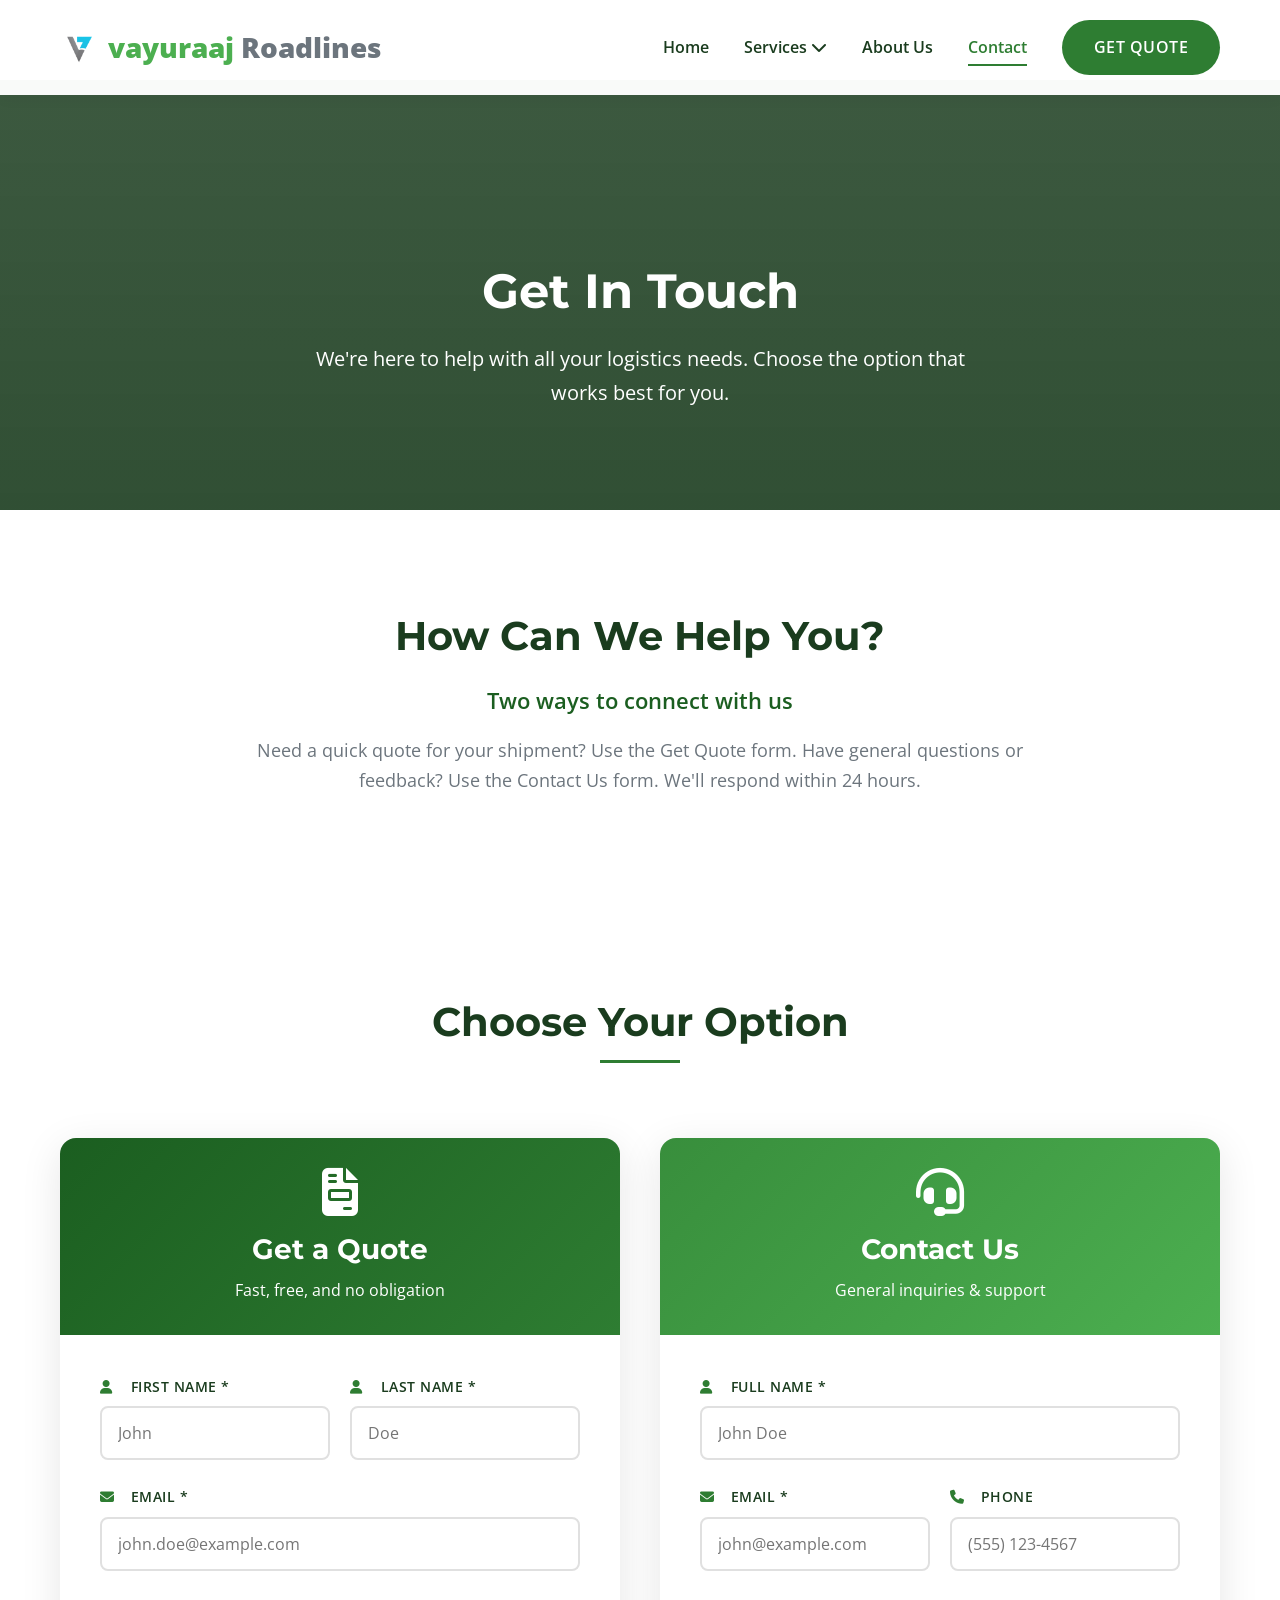
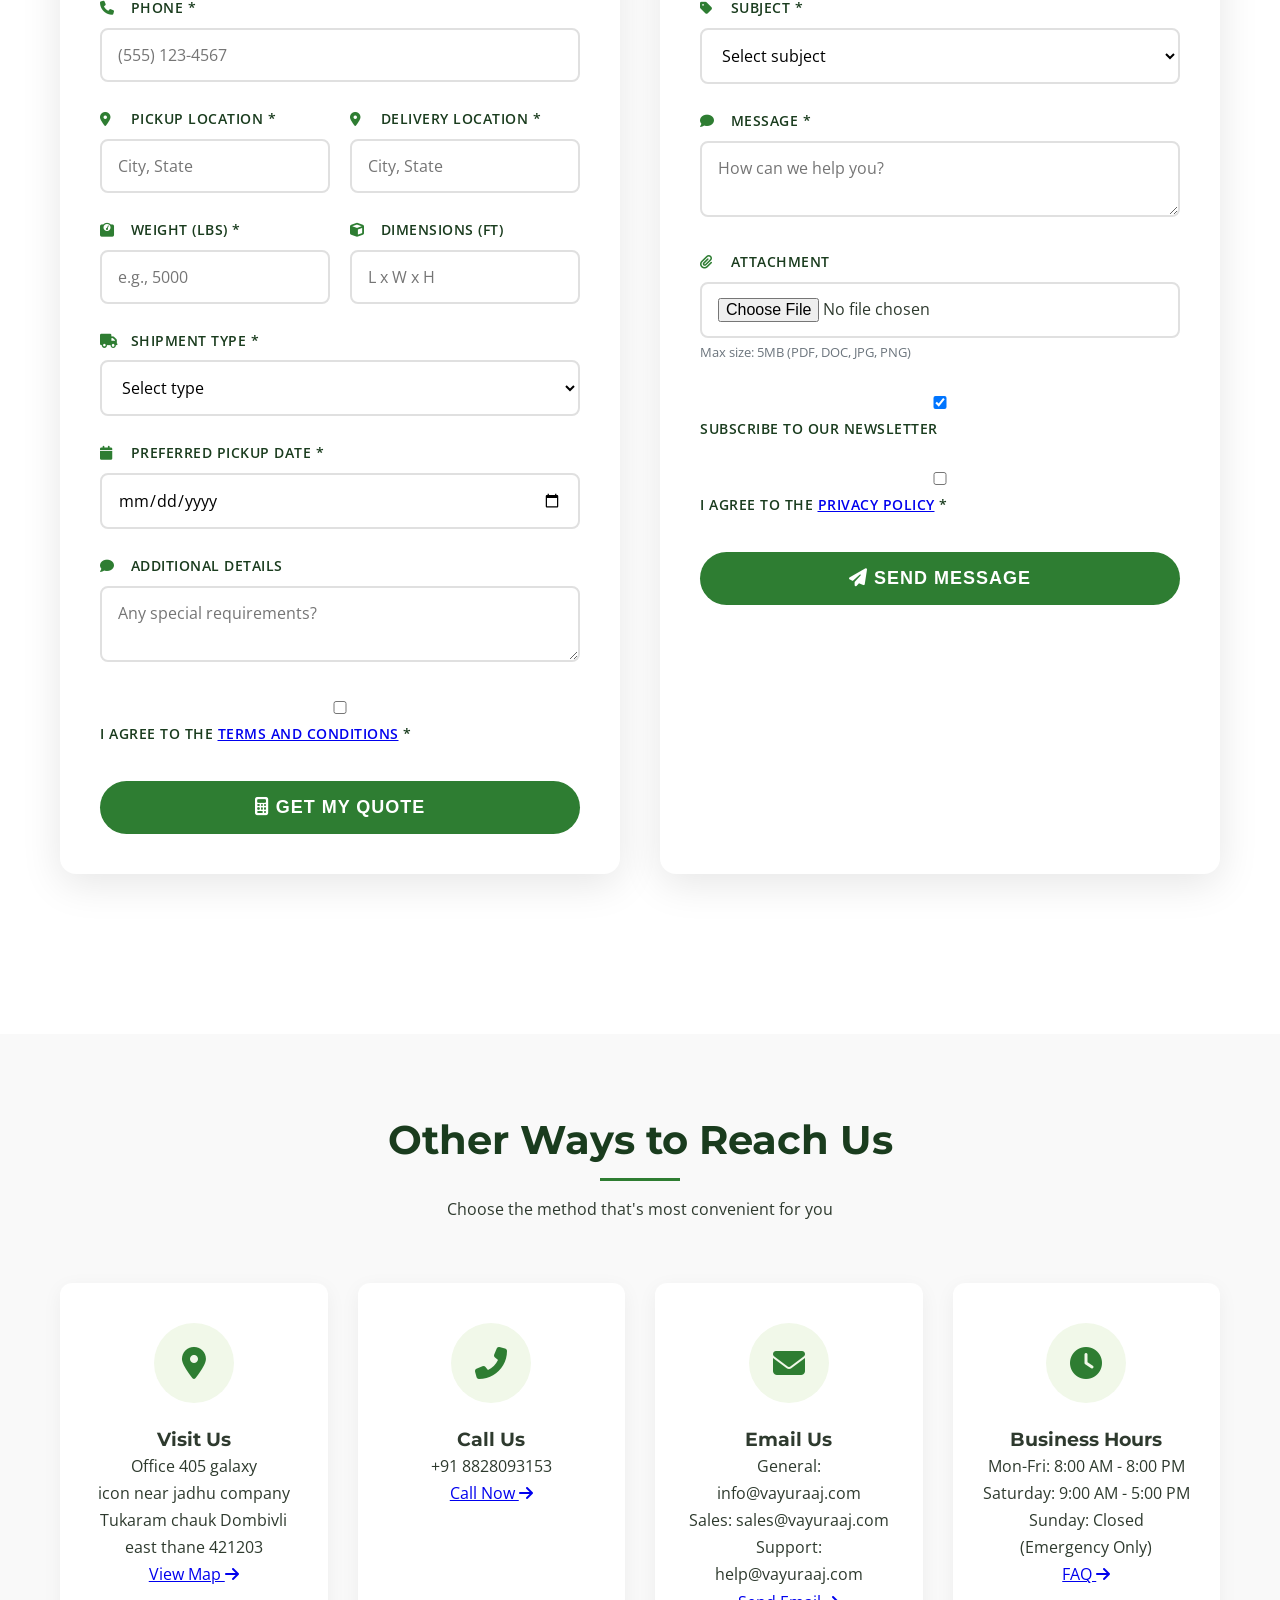
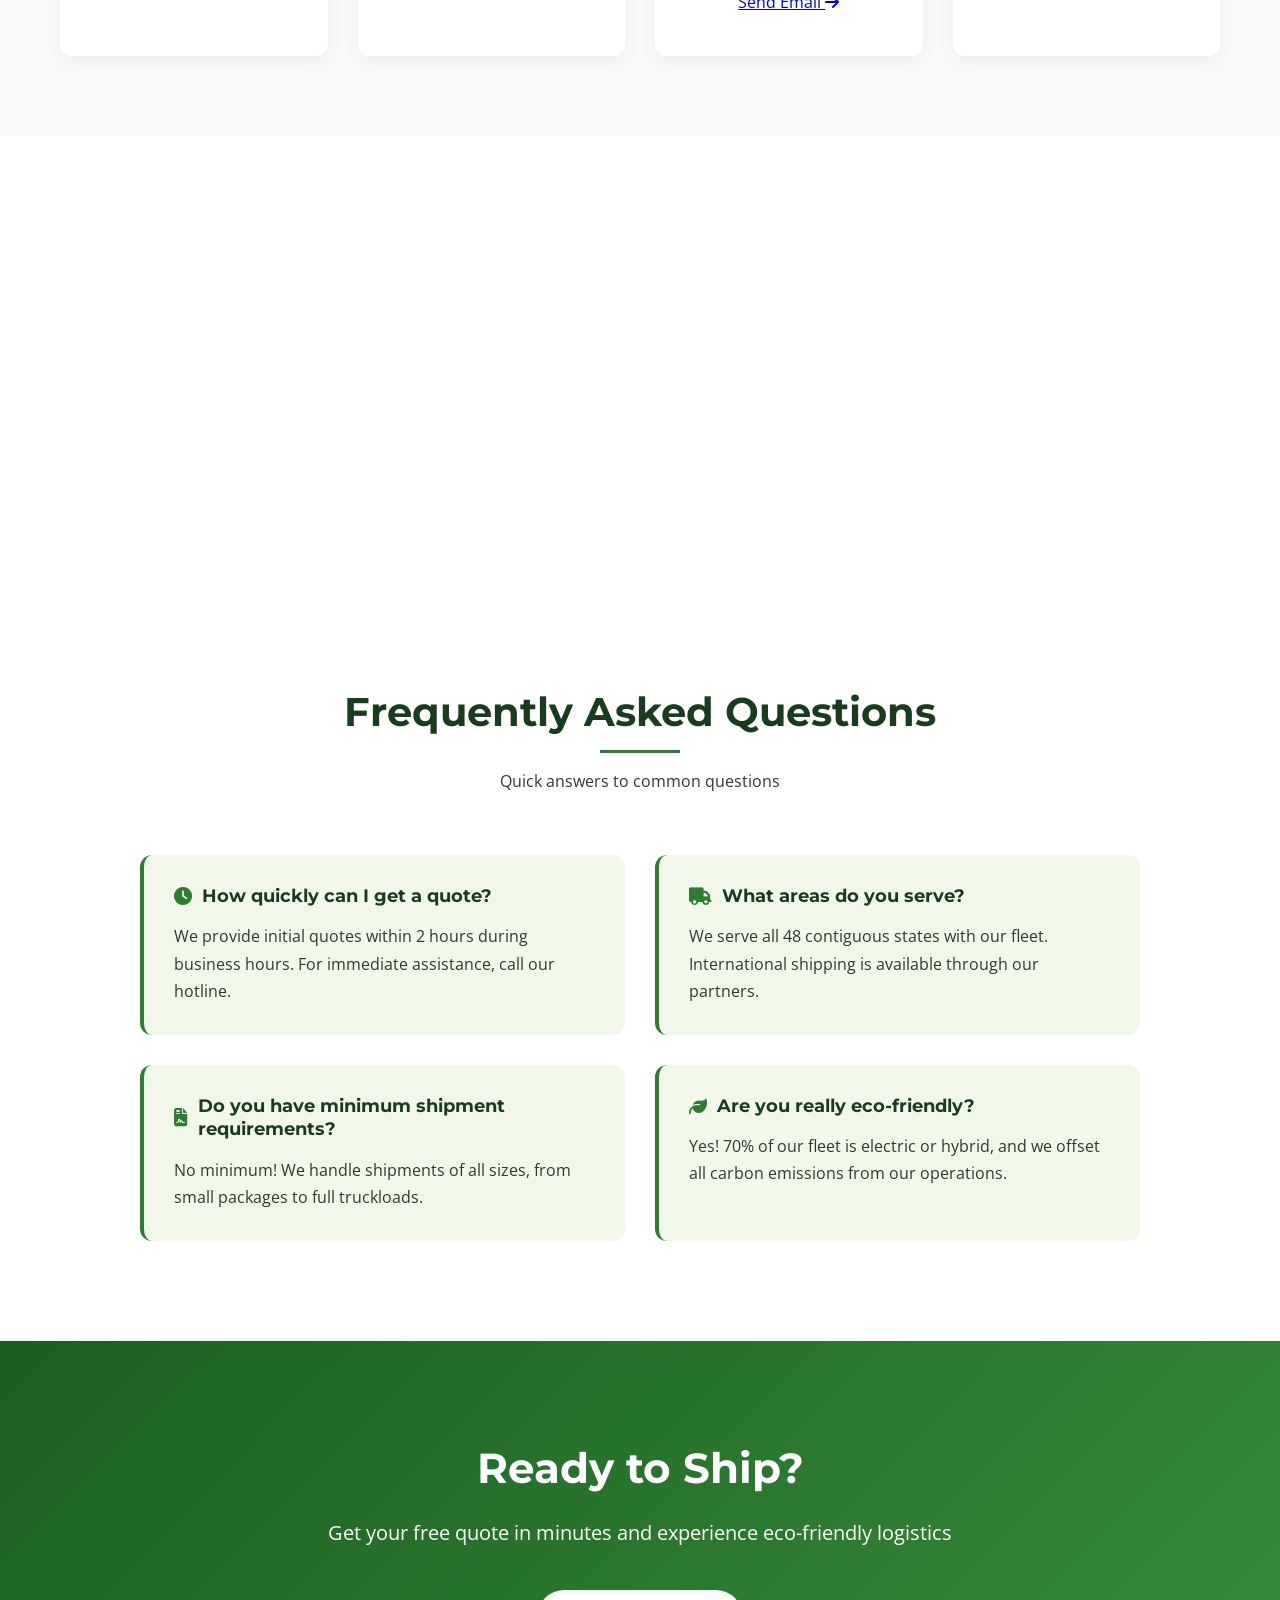
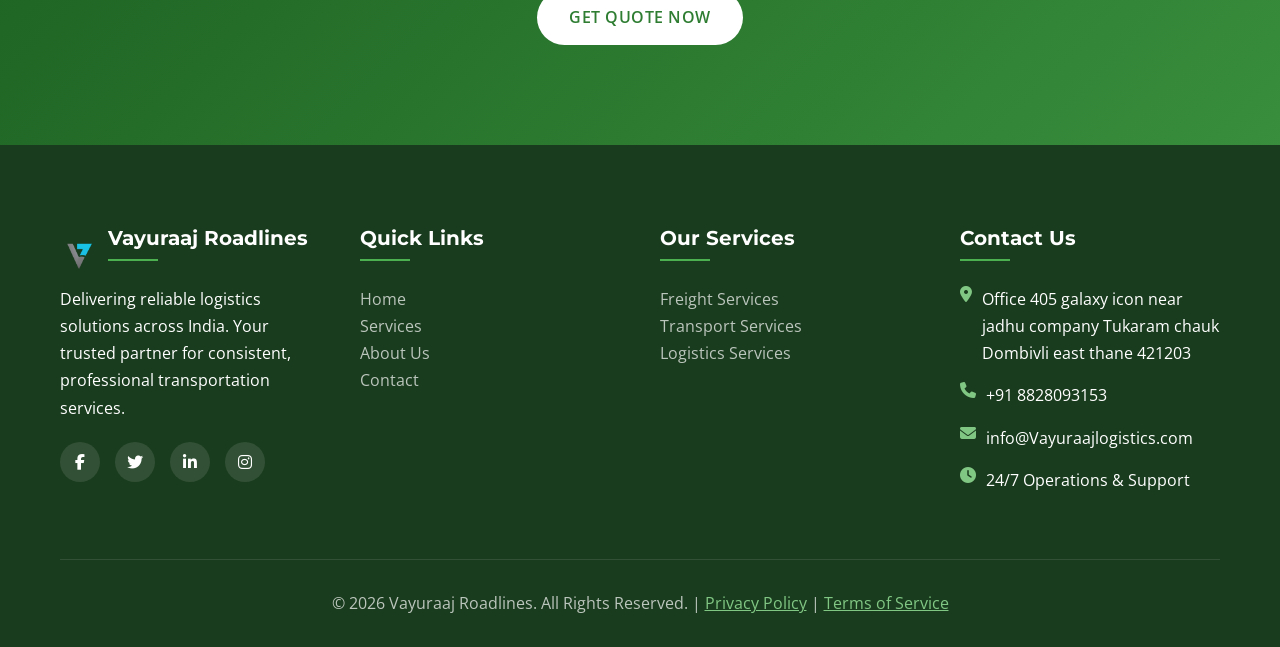
<file: contact.html>
<!doctype html>
<html lang="en">
  <head>
    <meta charset="UTF-8" />
    <meta name="viewport" content="width=device-width, initial-scale=1.0" />
    <meta
      name="description"
      content="Contact Vayuraaj Roadlines for eco-friendly transportation solutions. Get a quote or send us a message."
    />
    <title>Contact Us | Vayuraaj Roadlines</title>

    <!-- Font Awesome -->
    <link
      rel="stylesheet"
      href="https://cdnjs.cloudflare.com/ajax/libs/font-awesome/6.4.0/css/all.min.css"
    />

    <!-- Google Fonts -->
    <link rel="preconnect" href="https://fonts.googleapis.com" />
    <link rel="preconnect" href="https://fonts.gstatic.com" crossorigin />
    <link
      href="https://fonts.googleapis.com/css2?family=Montserrat:wght@400;500;600;700;800&family=Open+Sans:wght@400;500;600&display=swap"
      rel="stylesheet"
    />

    <!-- Main Stylesheet -->
    <link rel="stylesheet" href="./css/contact.css" />

    <!-- Page Specific Styles -->
  </head>
  <body>
    <!-- Header -->
    <header id="header">
      <div class="container header-container">
        <div class="logo-container">
          <div class="logo">
            <img src="image.png" alt="Vayuraaj Roadlines Logo" />
          </div>
          <div class="logo-text"><span>vayuraaj</span> Roadlines</div>
        </div>

        <div class="nav-container">
          <nav class="nav-links" id="navLinks">
            <a href="index.html">Home</a>

            <div class="dropdown">
              <div class="dropdown-toggle">
                <a href="services.html"
                  >Services <i class="fas fa-chevron-down"></i
                ></a>
              </div>
              <div class="dropdown-menu">
                <a href="services.html">All Services</a>
                <a href="services.html#freight">Freight Services</a>
                <a href="services.html#transport">Transport Services</a>
                <a href="services.html#logistics">Logistics Services</a>
              </div>
            </div>

            <a href="about-us.html">About Us</a>
            <a href="contact.html" class="active">Contact</a>
          </nav>

          <a href="contact.html#get-quote" class="btn">Get Quote</a>

          <button class="mobile-menu-btn" id="mobileMenuBtn" aria-label="Menu">
            <i class="fas fa-bars"></i>
          </button>
        </div>
      </div>
    </header>

    <!-- Page Hero Banner -->
    <section class="page-hero contact-hero">
      <div class="container">
        <h1 class="fade-up">Get In Touch</h1>
        <p class="fade-up slow">
          We're here to help with all your logistics needs. Choose the option
          that works best for you.
        </p>
      </div>
    </section>

    <!-- Contact Intro -->
    <section class="mission-statement">
      <div class="container">
        <h2 class="fade-up">How Can We Help You?</h2>
        <p class="lead-text fade-up">Two ways to connect with us</p>
        <p class="sub-text fade-up slow">
          Need a quick quote for your shipment? Use the Get Quote form. Have
          general questions or feedback? Use the Contact Us form. We'll respond
          within 24 hours.
        </p>
      </div>
    </section>

    <!-- Forms Section -->
    <section class="our-story" id="get-quote">
      <div class="container">
        <div class="section-title">
          <h2 class="fade-up">Choose Your Option</h2>
        </div>

        <div class="forms-container">
          <!-- Get Quote Form -->
          <div class="form-card fade-up" id="quote-form">
            <div class="form-header quote-header">
              <i class="fas fa-file-invoice"></i>
              <h2>Get a Quote</h2>
              <p>Fast, free, and no obligation</p>
            </div>
            <div class="form-body">
              <div class="success-message" id="quoteSuccess">
                <i class="fas fa-check-circle"></i>
                Thank you! We'll send your quote within 2 hours.
              </div>
              <form id="quoteForm">
                <div class="form-row">
                  <div class="form-group">
                    <label><i class="fas fa-user"></i> First Name *</label>
                    <input
                      type="text"
                      id="quoteFirstName"
                      placeholder="John"
                      required
                    />
                    <div class="error-message" id="quoteFirstNameError">
                      First name is required
                    </div>
                  </div>
                  <div class="form-group">
                    <label><i class="fas fa-user"></i> Last Name *</label>
                    <input
                      type="text"
                      id="quoteLastName"
                      placeholder="Doe"
                      required
                    />
                    <div class="error-message" id="quoteLastNameError">
                      Last name is required
                    </div>
                  </div>
                </div>

                <div class="form-group">
                  <label><i class="fas fa-envelope"></i> Email *</label>
                  <input
                    type="email"
                    id="quoteEmail"
                    placeholder="john.doe@example.com"
                    required
                  />
                  <div class="error-message" id="quoteEmailError">
                    Valid email is required
                  </div>
                </div>

                <div class="form-group">
                  <label><i class="fas fa-phone"></i> Phone *</label>
                  <input
                    type="tel"
                    id="quotePhone"
                    placeholder="(555) 123-4567"
                    required
                  />
                  <div class="error-message" id="quotePhoneError">
                    Phone number is required
                  </div>
                </div>

                <div class="form-row">
                  <div class="form-group">
                    <label
                      ><i class="fas fa-map-marker-alt"></i> Pickup Location
                      *</label
                    >
                    <input
                      type="text"
                      id="pickupLocation"
                      placeholder="City, State"
                      required
                    />
                    <div class="error-message" id="pickupError">
                      Pickup location is required
                    </div>
                  </div>
                  <div class="form-group">
                    <label
                      ><i class="fas fa-map-marker-alt"></i> Delivery Location
                      *</label
                    >
                    <input
                      type="text"
                      id="deliveryLocation"
                      placeholder="City, State"
                      required
                    />
                    <div class="error-message" id="deliveryError">
                      Delivery location is required
                    </div>
                  </div>
                </div>

                <div class="form-row">
                  <div class="form-group">
                    <label><i class="fas fa-weight"></i> Weight (lbs) *</label>
                    <input
                      type="number"
                      id="weight"
                      placeholder="e.g., 5000"
                      min="1"
                      required
                    />
                    <div class="error-message" id="weightError">
                      Weight is required
                    </div>
                  </div>
                  <div class="form-group">
                    <label><i class="fas fa-cube"></i> Dimensions (ft)</label>
                    <input
                      type="text"
                      id="dimensions"
                      placeholder="L x W x H"
                    />
                  </div>
                </div>

                <div class="form-group">
                  <label><i class="fas fa-truck"></i> Shipment Type *</label>
                  <select id="shipmentType" required>
                    <option value="">Select type</option>
                    <option value="ftl">Full Truckload (FTL)</option>
                    <option value="ltl">Less than Truckload (LTL)</option>
                    <option value="expedited">Expedited</option>
                    <option value="hazmat">Hazardous Materials</option>
                    <option value="refrigerated">Refrigerated</option>
                  </select>
                  <div class="error-message" id="shipmentTypeError">
                    Please select shipment type
                  </div>
                </div>

                <div class="form-group">
                  <label
                    ><i class="fas fa-calendar"></i> Preferred Pickup Date
                    *</label
                  >
                  <input type="date" id="pickupDate" required />
                  <div class="error-message" id="dateError">
                    Please select a date
                  </div>
                </div>

                <div class="form-group">
                  <label
                    ><i class="fas fa-comment"></i> Additional Details</label
                  >
                  <textarea
                    id="quoteDetails"
                    placeholder="Any special requirements?"
                  ></textarea>
                </div>

                <div class="form-group checkbox-group">
                  <input type="checkbox" id="quoteTerms" required />
                  <label for="quoteTerms"
                    >I agree to the
                    <a href="#">terms and conditions</a> *</label
                  >
                </div>
                <div class="error-message" id="quoteTermsError">
                  You must agree to terms
                </div>

                <button
                  type="submit"
                  class="btn form-submit quote-submit"
                  id="quoteSubmitBtn"
                >
                  <i class="fas fa-calculator"></i> Get My Quote
                </button>
              </form>
            </div>
          </div>

          <!-- Contact Us Form -->
          <div class="form-card fade-up" id="contact-form">
            <div class="form-header contact-header">
              <i class="fas fa-headset"></i>
              <h2>Contact Us</h2>
              <p>General inquiries & support</p>
            </div>
            <div class="form-body">
              <div class="success-message" id="contactSuccess">
                <i class="fas fa-check-circle"></i>
                Message sent! We'll get back to you soon.
              </div>
              <form id="contactForm">
                <div class="form-group">
                  <label><i class="fas fa-user"></i> Full Name *</label>
                  <input
                    type="text"
                    id="contactName"
                    placeholder="John Doe"
                    required
                  />
                  <div class="error-message" id="contactNameError">
                    Name is required
                  </div>
                </div>

                <div class="form-row">
                  <div class="form-group">
                    <label><i class="fas fa-envelope"></i> Email *</label>
                    <input
                      type="email"
                      id="contactEmail"
                      placeholder="john@example.com"
                      required
                    />
                    <div class="error-message" id="contactEmailError">
                      Valid email is required
                    </div>
                  </div>
                  <div class="form-group">
                    <label><i class="fas fa-phone"></i> Phone</label>
                    <input
                      type="tel"
                      id="contactPhone"
                      placeholder="(555) 123-4567"
                    />
                  </div>
                </div>

                <div class="form-group">
                  <label><i class="fas fa-tag"></i> Subject *</label>
                  <select id="contactSubject" required>
                    <option value="">Select subject</option>
                    <option value="general">General Inquiry</option>
                    <option value="support">Customer Support</option>
                    <option value="partnership">Partnership Opportunity</option>
                    <option value="careers">Careers</option>
                    <option value="feedback">Feedback</option>
                    <option value="other">Other</option>
                  </select>
                  <div class="error-message" id="contactSubjectError">
                    Please select a subject
                  </div>
                </div>

                <div class="form-group">
                  <label><i class="fas fa-comment"></i> Message *</label>
                  <textarea
                    id="contactMessage"
                    placeholder="How can we help you?"
                    required
                  ></textarea>
                  <div class="error-message" id="contactMessageError">
                    Message is required
                  </div>
                </div>

                <div class="form-group">
                  <label><i class="fas fa-paperclip"></i> Attachment</label>
                  <input
                    type="file"
                    id="attachment"
                    accept=".pdf,.doc,.docx,.jpg,.png"
                  />
                  <small style="color: var(--gray)"
                    >Max size: 5MB (PDF, DOC, JPG, PNG)</small
                  >
                </div>

                <div class="form-group checkbox-group">
                  <input type="checkbox" id="newsletter" checked />
                  <label for="newsletter">Subscribe to our newsletter</label>
                </div>

                <div class="form-group checkbox-group">
                  <input type="checkbox" id="contactTerms" required />
                  <label for="contactTerms"
                    >I agree to the <a href="#">privacy policy</a> *</label
                  >
                </div>
                <div class="error-message" id="contactTermsError">
                  You must agree to privacy policy
                </div>

                <button
                  type="submit"
                  class="btn form-submit contact-submit"
                  id="contactSubmitBtn"
                >
                  <i class="fas fa-paper-plane"></i> Send Message
                </button>
              </form>
            </div>
          </div>
        </div>
      </div>
    </section>

    <!-- Contact Information Cards -->
    <section class="contact-info-section">
      <div class="container">
        <div class="section-title">
          <h2 class="fade-up">Other Ways to Reach Us</h2>
          <p class="fade-up">
            Choose the method that's most convenient for you
          </p>
        </div>

        <div class="info-grid">
          <div class="info-card zoom-in">
            <div class="info-icon">
              <i class="fas fa-map-marker-alt"></i>
            </div>
            <h3>Visit Us</h3>
            <p>
              Office 405 galaxy <br />icon near jadhu company<br />
              Tukaram chauk Dombivli east thane 421203
            </p>
            <a href="#map">View Map <i class="fas fa-arrow-right"></i></a>
          </div>

          <div class="info-card zoom-in">
            <div class="info-icon">
              <i class="fas fa-phone-alt"></i>
            </div>
            <h3>Call Us</h3>
            <p>+91 8828093153</p>
            <a href="tel:+18885554733"
              >Call Now <i class="fas fa-arrow-right"></i
            ></a>
          </div>

          <div class="info-card zoom-in">
            <div class="info-icon">
              <i class="fas fa-envelope"></i>
            </div>
            <h3>Email Us</h3>
            <p>
              General: info@vayuraaj.com<br />Sales: sales@vayuraaj.com<br />Support:
              help@vayuraaj.com
            </p>
            <a href="mailto:info@vayuraaj.com"
              >Send Email <i class="fas fa-arrow-right"></i
            ></a>
          </div>

          <div class="info-card zoom-in">
            <div class="info-icon">
              <i class="fas fa-clock"></i>
            </div>
            <h3>Business Hours</h3>
            <p>
              Mon-Fri: 8:00 AM - 8:00 PM<br />Saturday: 9:00 AM - 5:00 PM<br />Sunday:
              Closed (Emergency Only)
            </p>
            <a href="#faq">FAQ <i class="fas fa-arrow-right"></i></a>
          </div>
        </div>
      </div>
    </section>

    <!-- Map Section -->
    <section class="map-section" id="map">
      <div class="map-container">
        <iframe
          src="https://www.google.com/maps/embed?pb=!1m18!1m12!1m3!1d2970.408285733552!2d-87.62979818456048!3d41.87811387922098!2m3!1f0!2f0!3f0!3m2!1i1024!2i768!4f13.1!3m3!1m2!1s0x880e2ca8d59b9e81%3A0x5f6c5d8c9b3d5c0!2sChicago%2C%20IL!5e0!3m2!1sen!2sus!4v1620000000000!5m2!1sen!2sus"
          allowfullscreen=""
          loading="lazy"
        >
        </iframe>
      </div>
    </section>

    <!-- FAQ Section -->
    <section class="faq-section" id="faq">
      <div class="container">
        <div class="section-title">
          <h2 class="fade-up">Frequently Asked Questions</h2>
          <p class="fade-up">Quick answers to common questions</p>
        </div>

        <div class="faq-grid">
          <div class="faq-item fade-up">
            <h3><i class="fas fa-clock"></i> How quickly can I get a quote?</h3>
            <p>
              We provide initial quotes within 2 hours during business hours.
              For immediate assistance, call our hotline.
            </p>
          </div>

          <div class="faq-item fade-up">
            <h3><i class="fas fa-truck"></i> What areas do you serve?</h3>
            <p>
              We serve all 48 contiguous states with our fleet. International
              shipping is available through our partners.
            </p>
          </div>

          <div class="faq-item fade-up">
            <h3>
              <i class="fas fa-file-contract"></i> Do you have minimum shipment
              requirements?
            </h3>
            <p>
              No minimum! We handle shipments of all sizes, from small packages
              to full truckloads.
            </p>
          </div>

          <div class="faq-item fade-up">
            <h3><i class="fas fa-leaf"></i> Are you really eco-friendly?</h3>
            <p>
              Yes! 70% of our fleet is electric or hybrid, and we offset all
              carbon emissions from our operations.
            </p>
          </div>
        </div>
      </div>
    </section>

    <!-- CTA Section -->
    <section class="cta-section">
      <div class="container">
        <h2 class="zoom-in">Ready to Ship?</h2>
        <p class="zoom-in slow">
          Get your free quote in minutes and experience eco-friendly logistics
        </p>
        <a href="#get-quote" class="btn zoom-in">Get Quote Now</a>
      </div>
    </section>

    <!-- Footer -->
    <footer id="contact">
      <div class="container">
        <div class="footer-grid">
          <div class="footer-col">
            <div class="logo-container">
              <div class="logo">
                <img src="image.png" alt="logo" />
              </div>
              <div class="logo-text">
                <span> <h3>Vayuraaj Roadlines</h3></span>
              </div>
            </div>
            <p>
              Delivering reliable logistics solutions across India. Your trusted
              partner for consistent, professional transportation services.
            </p>
            <div class="social-icons">
              <a href="#"><i class="fab fa-facebook-f"></i></a>
              <a href="#"><i class="fab fa-twitter"></i></a>
              <a href="#"><i class="fab fa-linkedin-in"></i></a>
              <a href="#"><i class="fab fa-instagram"></i></a>
            </div>
          </div>

          <div class="footer-col">
            <h3>Quick Links</h3>
            <ul class="footer-links">
              <li><a href="index.html">Home</a></li>
              <li><a href="services.html">Services</a></li>
              <li><a href="about-us.html">About Us</a></li>
              <li><a href="contact.html">Contact</a></li>
            </ul>
          </div>

          <div class="footer-col">
            <h3>Our Services</h3>
            <ul class="footer-links">
              <li><a href="services.html">Freight Services</a></li>
              <li><a href="services.html">Transport Services</a></li>
              <li><a href="services.html">Logistics Services</a></li>
            </ul>
          </div>

          <div class="footer-col">
            <h3>Contact Us</h3>
            <ul class="contact-info">
              <li>
                <i class="fas fa-map-marker-alt"></i>
                <span
                  >Office 405 galaxy icon near jadhu company Tukaram chauk
                  Dombivli east thane 421203</span
                >
              </li>
              <li>
                <i class="fas fa-phone"></i>
                <span>+91 8828093153</span>
              </li>
              <li>
                <i class="fas fa-envelope"></i>
                <span>info@Vayuraajlogistics.com</span>
              </li>
              <li>
                <i class="fas fa-clock"></i>
                <span>24/7 Operations & Support</span>
              </li>
            </ul>
          </div>
        </div>

        <div class="copyright">
          <p>
            &copy; 2026 Vayuraaj Roadlines. All Rights Reserved. |
            <a href="#" style="color: var(--accent)">Privacy Policy</a> |
            <a href="#" style="color: var(--accent)">Terms of Service</a>
          </p>
        </div>
      </div>
    </footer>

    <!-- Form Validation and Submission JavaScript -->
    <script>
      <!-- Add this before your existing script -->

      // Scroll Animation Handler
      document.addEventListener("DOMContentLoaded", function () {
        const observerOptions = {
          root: null,
          rootMargin: "0px 0px -100px 0px",
          threshold: 0.1,
        };

        const observer = new IntersectionObserver((entries) => {
          entries.forEach((entry) => {
            if (entry.isIntersecting) {
              entry.target.classList.add("show");
            }
          });
        }, observerOptions);

        const animatedElements = document.querySelectorAll(
          ".fade-up, .slide-left, .slide-right, .zoom-in, .blur-in, .rotate-in",
        );
        animatedElements.forEach((el) => observer.observe(el));
      });

      document.addEventListener("DOMContentLoaded", function () {
        // ===== Form Validation Functions =====
        function validateEmail(email) {
          return /^[^\s@]+@[^\s@]+\.[^\s@]+$/.test(email);
        }

        function validatePhone(phone) {
          return /^[\d\s\-\(\)]+$/.test(phone);
        }

        function showError(inputId, errorId, show, message) {
          const input = document.getElementById(inputId);
          const error = document.getElementById(errorId);
          if (show) {
            input.classList.add("error");
            error.classList.add("show");
            if (message) error.textContent = message;
          } else {
            input.classList.remove("error");
            error.classList.remove("show");
          }
        }

        // ===== Get Quote Form Validation =====
        const quoteForm = document.getElementById("quoteForm");
        if (quoteForm) {
          quoteForm.addEventListener("submit", function (e) {
            e.preventDefault();

            let isValid = true;

            // Validate first name
            const firstName = document
              .getElementById("quoteFirstName")
              .value.trim();
            if (!firstName) {
              showError("quoteFirstName", "quoteFirstNameError", true);
              isValid = false;
            } else {
              showError("quoteFirstName", "quoteFirstNameError", false);
            }

            // Validate last name
            const lastName = document
              .getElementById("quoteLastName")
              .value.trim();
            if (!lastName) {
              showError("quoteLastName", "quoteLastNameError", true);
              isValid = false;
            } else {
              showError("quoteLastName", "quoteLastNameError", false);
            }

            // Validate email
            const email = document.getElementById("quoteEmail").value.trim();
            if (!email || !validateEmail(email)) {
              showError(
                "quoteEmail",
                "quoteEmailError",
                true,
                "Valid email is required",
              );
              isValid = false;
            } else {
              showError("quoteEmail", "quoteEmailError", false);
            }

            // Validate phone
            const phone = document.getElementById("quotePhone").value.trim();
            if (!phone) {
              showError("quotePhone", "quotePhoneError", true);
              isValid = false;
            } else {
              showError("quotePhone", "quotePhoneError", false);
            }

            // Validate pickup location
            const pickup = document
              .getElementById("pickupLocation")
              .value.trim();
            if (!pickup) {
              showError("pickupLocation", "pickupError", true);
              isValid = false;
            } else {
              showError("pickupLocation", "pickupError", false);
            }

            // Validate delivery location
            const delivery = document
              .getElementById("deliveryLocation")
              .value.trim();
            if (!delivery) {
              showError("deliveryLocation", "deliveryError", true);
              isValid = false;
            } else {
              showError("deliveryLocation", "deliveryError", false);
            }

            // Validate weight
            const weight = document.getElementById("weight").value;
            if (!weight || weight <= 0) {
              showError(
                "weight",
                "weightError",
                true,
                "Valid weight is required",
              );
              isValid = false;
            } else {
              showError("weight", "weightError", false);
            }

            // Validate shipment type
            const shipmentType = document.getElementById("shipmentType").value;
            if (!shipmentType) {
              showError("shipmentType", "shipmentTypeError", true);
              isValid = false;
            } else {
              showError("shipmentType", "shipmentTypeError", false);
            }

            // Validate date
            const date = document.getElementById("pickupDate").value;
            if (!date) {
              showError("pickupDate", "dateError", true);
              isValid = false;
            } else {
              showError("pickupDate", "dateError", false);
            }

            // Validate terms
            const terms = document.getElementById("quoteTerms").checked;
            if (!terms) {
              document.getElementById("quoteTermsError").classList.add("show");
              isValid = false;
            } else {
              document
                .getElementById("quoteTermsError")
                .classList.remove("show");
            }

            // If valid, show success message and reset form
            if (isValid) {
              const submitBtn = document.getElementById("quoteSubmitBtn");
              submitBtn.classList.add("loading");

              // Simulate API call
              setTimeout(() => {
                submitBtn.classList.remove("loading");
                document.getElementById("quoteSuccess").classList.add("show");
                quoteForm.reset();

                // Hide success message after 5 seconds
                setTimeout(() => {
                  document
                    .getElementById("quoteSuccess")
                    .classList.remove("show");
                }, 5000);
              }, 1500);
            }
          });
        }

        // ===== Contact Form Validation =====
        const contactForm = document.getElementById("contactForm");
        if (contactForm) {
          contactForm.addEventListener("submit", function (e) {
            e.preventDefault();

            let isValid = true;

            // Validate name
            const name = document.getElementById("contactName").value.trim();
            if (!name) {
              showError("contactName", "contactNameError", true);
              isValid = false;
            } else {
              showError("contactName", "contactNameError", false);
            }

            // Validate email
            const email = document.getElementById("contactEmail").value.trim();
            if (!email || !validateEmail(email)) {
              showError(
                "contactEmail",
                "contactEmailError",
                true,
                "Valid email is required",
              );
              isValid = false;
            } else {
              showError("contactEmail", "contactEmailError", false);
            }

            // Validate subject
            const subject = document.getElementById("contactSubject").value;
            if (!subject) {
              showError("contactSubject", "contactSubjectError", true);
              isValid = false;
            } else {
              showError("contactSubject", "contactSubjectError", false);
            }

            // Validate message
            const message = document
              .getElementById("contactMessage")
              .value.trim();
            if (!message) {
              showError("contactMessage", "contactMessageError", true);
              isValid = false;
            } else {
              showError("contactMessage", "contactMessageError", false);
            }

            // Validate terms
            const terms = document.getElementById("contactTerms").checked;
            if (!terms) {
              document
                .getElementById("contactTermsError")
                .classList.add("show");
              isValid = false;
            } else {
              document
                .getElementById("contactTermsError")
                .classList.remove("show");
            }

            // If valid, show success message and reset form
            if (isValid) {
              const submitBtn = document.getElementById("contactSubmitBtn");
              submitBtn.classList.add("loading");

              // Simulate API call
              setTimeout(() => {
                submitBtn.classList.remove("loading");
                document.getElementById("contactSuccess").classList.add("show");
                contactForm.reset();

                // Hide success message after 5 seconds
                setTimeout(() => {
                  document
                    .getElementById("contactSuccess")
                    .classList.remove("show");
                }, 5000);
              }, 1500);
            }
          });
        }

        // ===== Real-time validation =====
        // Add input event listeners for real-time validation
        const inputs = document.querySelectorAll("input, select, textarea");
        inputs.forEach((input) => {
          input.addEventListener("input", function () {
            if (this.classList.contains("error")) {
              this.classList.remove("error");
            }
          });
        });

        // ===== Smooth scroll for anchor links =====
        document.querySelectorAll('a[href^="#"]').forEach((anchor) => {
          anchor.addEventListener("click", function (e) {
            const href = this.getAttribute("href");
            if (href !== "#" && href.length > 1) {
              e.preventDefault();
              const target = document.querySelector(href);
              if (target) {
                target.scrollIntoView({
                  behavior: "smooth",
                  block: "start",
                });
              }
            }
          });
        });

        // ===== File input validation =====
        const fileInput = document.getElementById("attachment");
        if (fileInput) {
          fileInput.addEventListener("change", function () {
            const file = this.files[0];
            if (file) {
              const fileSize = file.size / 1024 / 1024; // in MB
              const fileType = file.type;

              if (fileSize > 5) {
                alert("File size must be less than 5MB");
                this.value = "";
              }

              const allowedTypes = [
                "application/pdf",
                "application/msword",
                "application/vnd.openxmlformats-officedocument.wordprocessingml.document",
                "image/jpeg",
                "image/png",
              ];
              if (!allowedTypes.includes(fileType)) {
                alert(
                  "File type not allowed. Please upload PDF, DOC, DOCX, JPG, or PNG",
                );
                this.value = "";
              }
            }
          });
        }

        // ===== Set minimum date for pickup date =====
        const dateInput = document.getElementById("pickupDate");
        if (dateInput) {
          const today = new Date().toISOString().split("T")[0];
          dateInput.setAttribute("min", today);
        }
      });

      // Mobile Menu Functionality
      document.addEventListener("DOMContentLoaded", function () {
        const mobileMenuBtn = document.getElementById("mobileMenuBtn");
        const navLinks = document.getElementById("navLinks");
        const header = document.getElementById("header");
        const dropdownToggles = document.querySelectorAll(".dropdown-toggle");
        const body = document.body;

        // Toggle mobile menu
        if (mobileMenuBtn) {
          mobileMenuBtn.addEventListener("click", function (e) {
            e.stopPropagation();
            navLinks.classList.toggle("active");
            body.classList.toggle("menu-open");

            // Change icon
            const icon = this.querySelector("i");
            if (navLinks.classList.contains("active")) {
              icon.classList.remove("fa-bars");
              icon.classList.add("fa-times");
            } else {
              icon.classList.remove("fa-times");
              icon.classList.add("fa-bars");
            }
          });
        }

        // Close menu when clicking outside
        document.addEventListener("click", function (e) {
          if (
            !navLinks.contains(e.target) &&
            !mobileMenuBtn.contains(e.target)
          ) {
            navLinks.classList.remove("active");
            body.classList.remove("menu-open");
            const icon = mobileMenuBtn.querySelector("i");
            icon.classList.remove("fa-times");
            icon.classList.add("fa-bars");

            // Close all dropdowns
            document.querySelectorAll(".dropdown.active").forEach((drop) => {
              drop.classList.remove("active");
            });
          }
        });

        // Mobile dropdown toggle
        dropdownToggles.forEach((toggle) => {
          toggle.addEventListener("click", function (e) {
            if (window.innerWidth <= 992) {
              e.preventDefault();
              const dropdown = this.closest(".dropdown");
              dropdown.classList.toggle("active");

              // Close other dropdowns
              dropdownToggles.forEach((otherToggle) => {
                const otherDropdown = otherToggle.closest(".dropdown");
                if (otherDropdown !== dropdown) {
                  otherDropdown.classList.remove("active");
                }
              });
            }
          });
        });

        // Close menu when clicking a link (except dropdown toggles)
        navLinks
          .querySelectorAll("a:not(.dropdown-toggle a)")
          .forEach((link) => {
            link.addEventListener("click", function () {
              navLinks.classList.remove("active");
              body.classList.remove("menu-open");
              const icon = mobileMenuBtn.querySelector("i");
              icon.classList.remove("fa-times");
              icon.classList.add("fa-bars");

              // Close all dropdowns
              document.querySelectorAll(".dropdown.active").forEach((drop) => {
                drop.classList.remove("active");
              });
            });
          });

        // Header scroll effect
        window.addEventListener("scroll", function () {
          if (window.scrollY > 50) {
            header.classList.add("scrolled");
          } else {
            header.classList.remove("scrolled");
          }
        });

        // Handle window resize
        let resizeTimer;
        window.addEventListener("resize", function () {
          clearTimeout(resizeTimer);
          resizeTimer = setTimeout(function () {
            if (window.innerWidth > 992) {
              navLinks.classList.remove("active");
              body.classList.remove("menu-open");
              document.querySelectorAll(".dropdown.active").forEach((drop) => {
                drop.classList.remove("active");
              });

              const icon = mobileMenuBtn.querySelector("i");
              icon.classList.remove("fa-times");
              icon.classList.add("fa-bars");
            }
          }, 250);
        });
      });
    </script>
  </body>
</html>
</file>
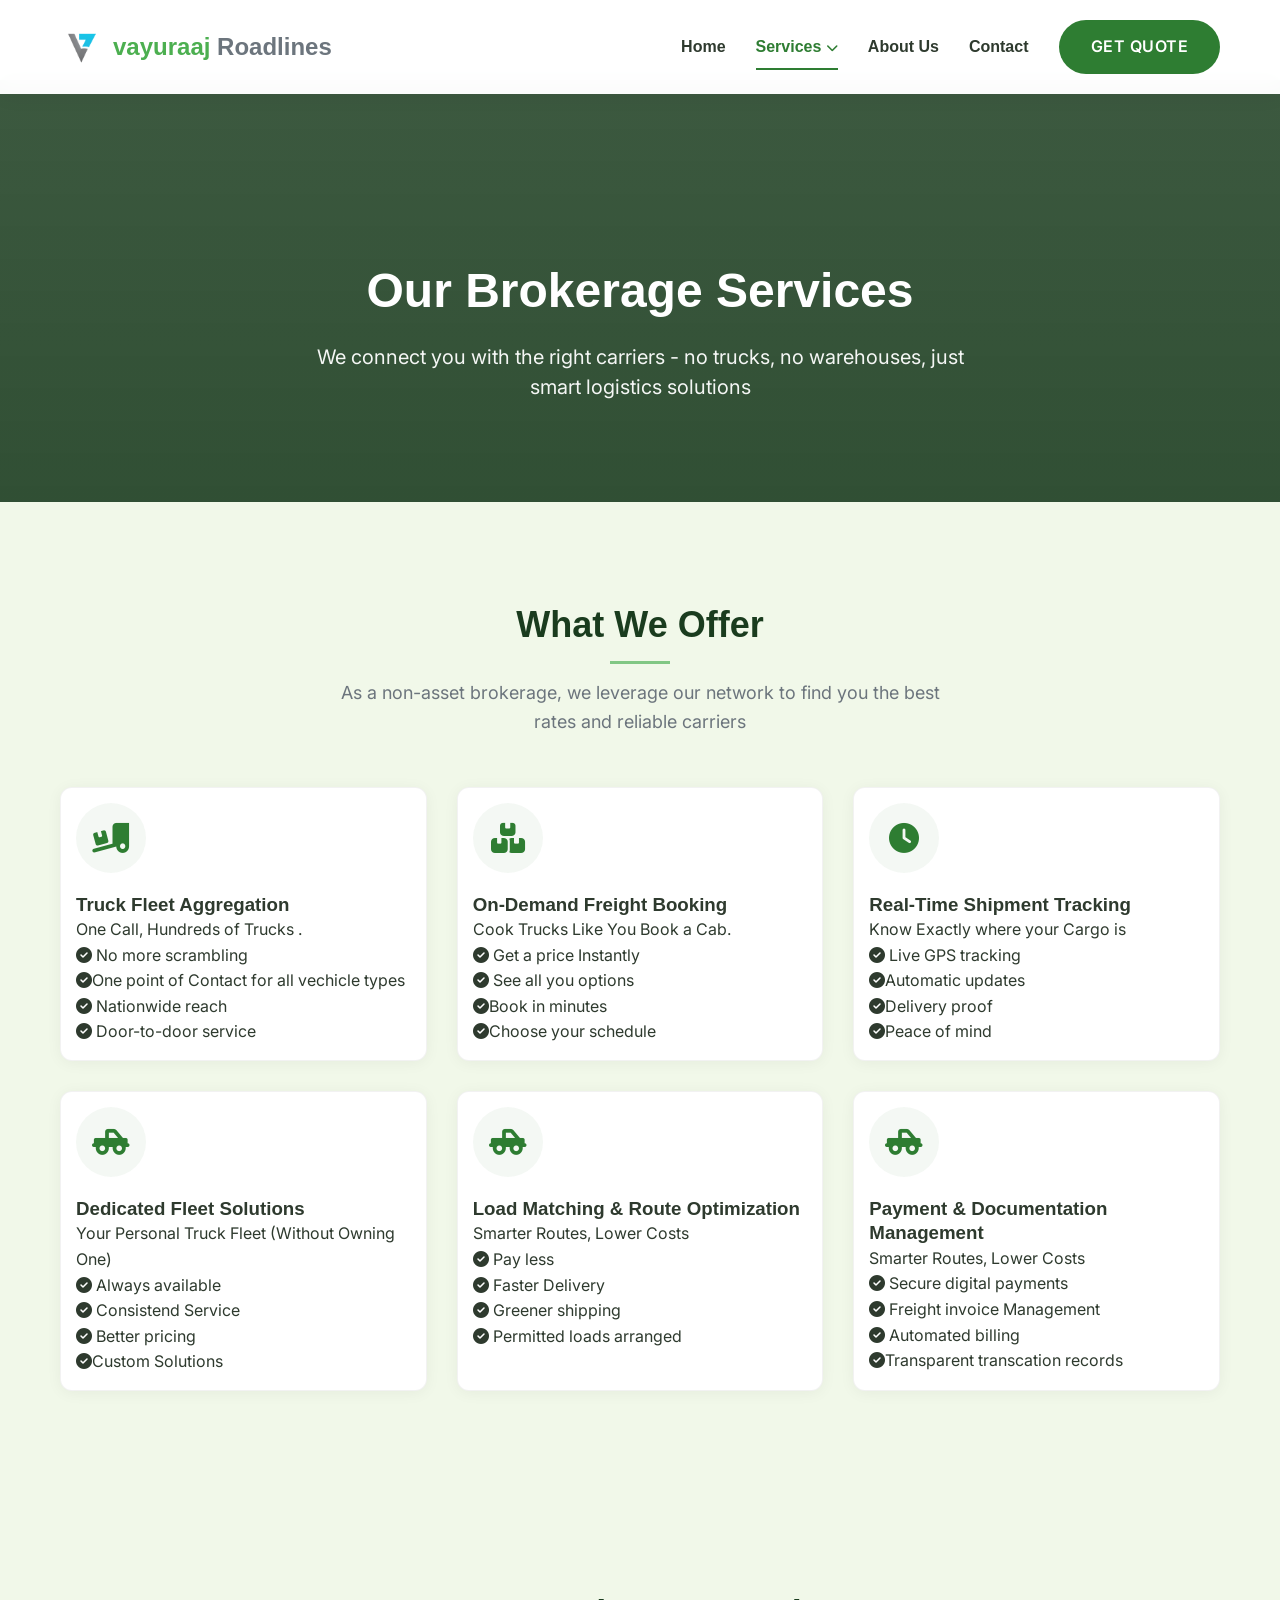
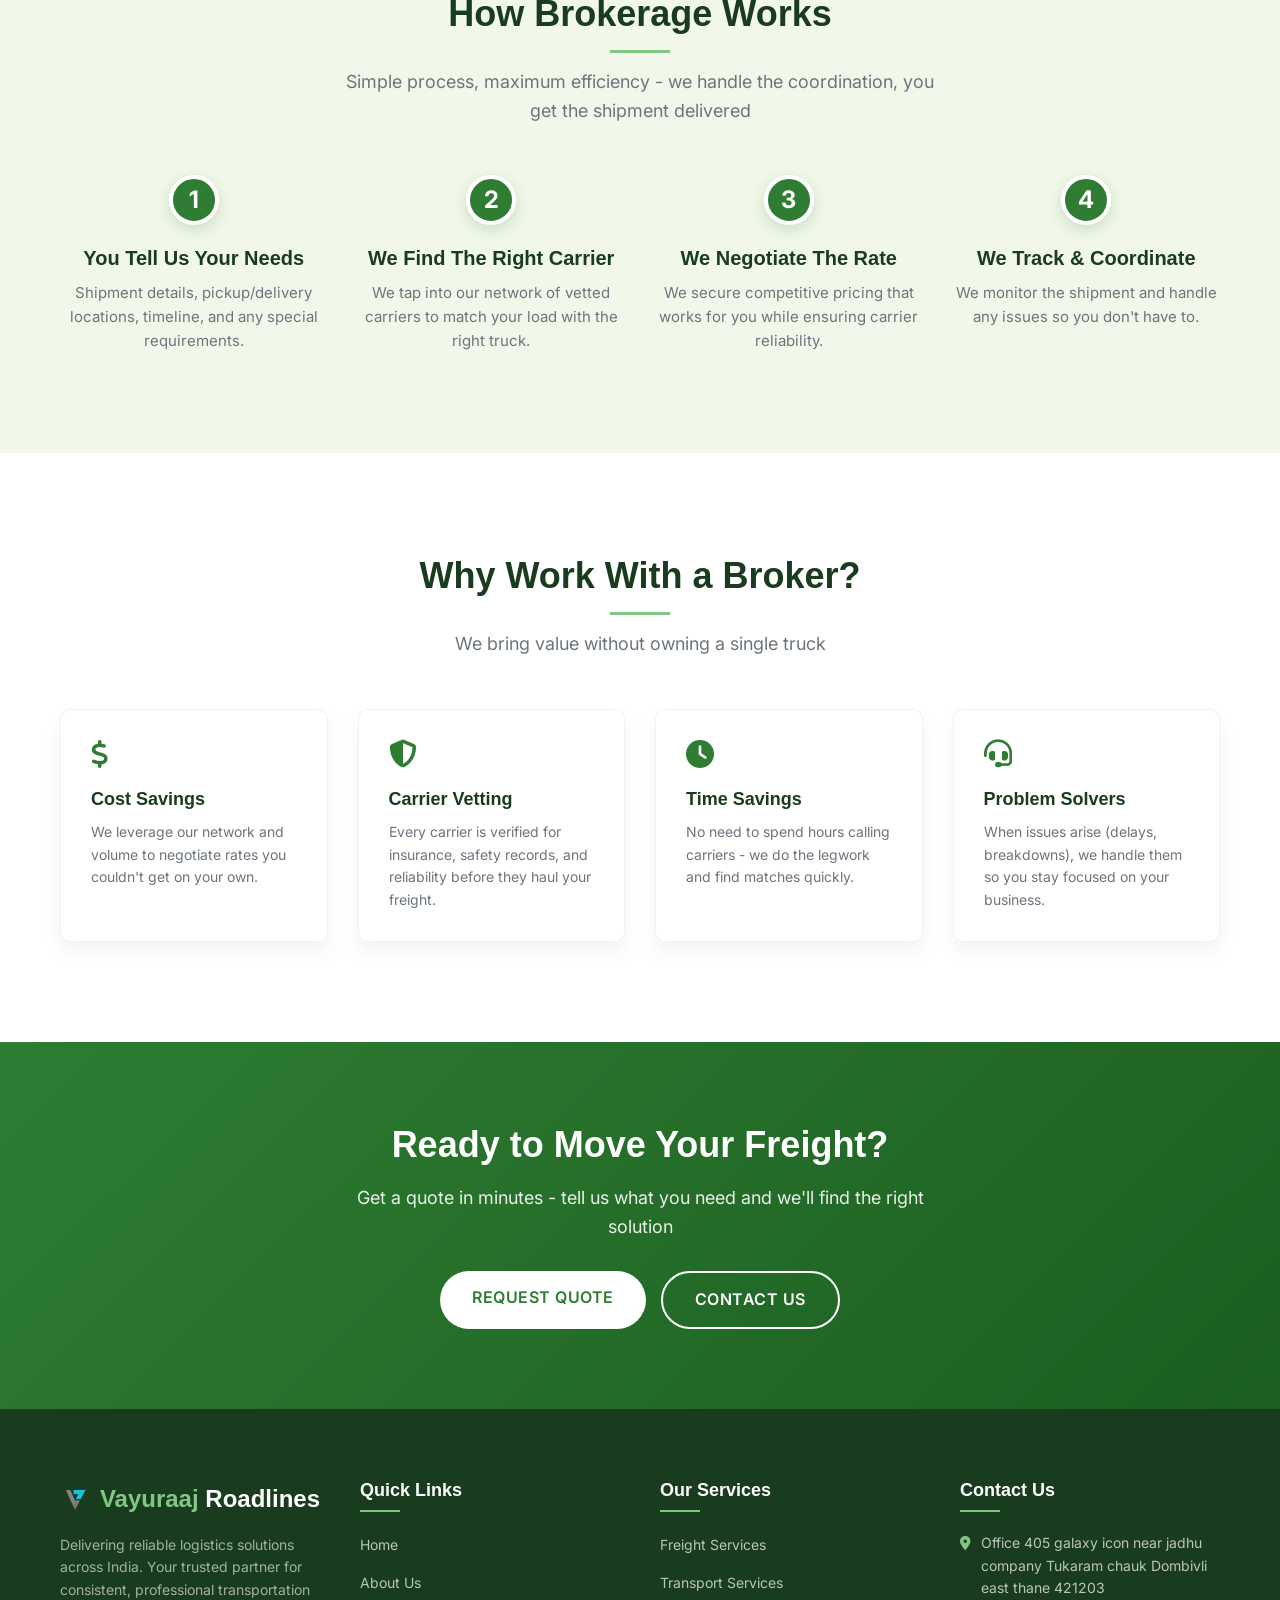
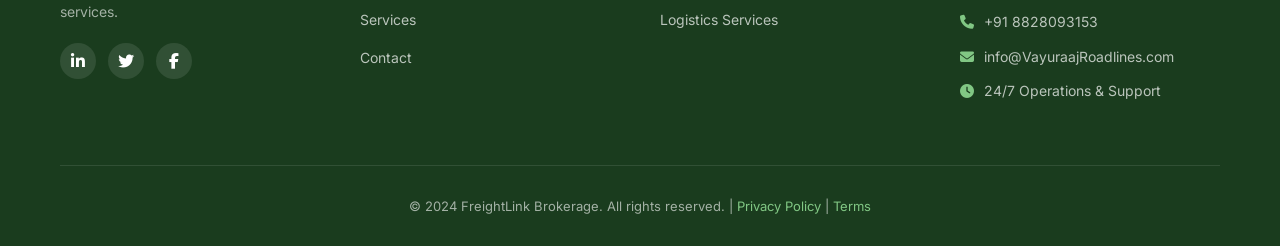
<file: services.html>
<!doctype html>
<html lang="en">
  <head>
    <meta charset="UTF-8" />
    <meta name="viewport" content="width=device-width, initial-scale=1.0" />
    <title>Our Services | FreightLink Brokerage</title>
    <link
      rel="stylesheet"
      href="https://cdnjs.cloudflare.com/ajax/libs/font-awesome/6.4.0/css/all.min.css"
    />
    <link rel="preconnect" href="https://fonts.googleapis.com" />
    <link rel="preconnect" href="https://fonts.gstatic.com" crossorigin />
    <link
      href="https://fonts.googleapis.com/css2?family=Inter:wght@400;500;600;700;800&display=swap"
      rel="stylesheet"
    />
    <link rel="stylesheet" href="css/index.css" />
    <link rel="stylesheet" href="css/about-us.css" />
    <link rel="stylesheet" href="css/services.css" />

    <style></style>
  </head>
  <body>
    <!-- Header -->
    <!-- Header -->
    <header id="header">
      <div class="container header-container">
        <div class="logo-container">
          <div class="logo">
            <img src="image.png" alt="Vayuraaj Roadlines Logo" />
          </div>
          <div class="logo-text"><span>vayuraaj</span> Roadlines</div>
        </div>

        <div class="nav-container">
          <nav class="nav-links" id="navLinks">
            <a href="index.html">Home</a>

            <div class="dropdown">
              <div class="dropdown-toggle">
                <a href="services.html"
                  >Services <i class="fas fa-chevron-down"></i
                ></a>
              </div>
              <div class="dropdown-menu">
                <a href="services.html">All Services</a>
                <a href="services.html#freight">Freight Services</a>
                <a href="services.html#transport">Transport Services</a>
                <a href="services.html#logistics">Logistics Services</a>
              </div>
            </div>

            <a href="about-us.html">About Us</a>
            <a href="contact.html">Contact</a>
          </nav>

          <a href="contact.html#get-quote" class="btn">Get Quote</a>

          <button class="mobile-menu-btn" id="mobileMenuBtn" aria-label="Menu">
            <i class="fas fa-bars"></i>
          </button>
        </div>
      </div>
    </header>

    <!-- Page Hero Banner -->
    <section class="page-hero">
      <div class="container">
        <h1>Our Brokerage Services</h1>
        <p>
          We connect you with the right carriers - no trucks, no warehouses,
          just smart logistics solutions
        </p>
      </div>
    </section>

    <!-- Services Section -->
    <section class="services-section" id="learnmore">
      <div class="container">
        <div class="section-title">
          <h2>What We Offer</h2>
          <p>
            As a non-asset brokerage, we leverage our network to find you the
            best rates and reliable carriers
          </p>
        </div>

        <div class="services-grid">
          <!-- Service 1: Freight Brokerage -->
          <div class="service-card">
            <div class="service-icon">
              <i class="fas fa-truck-loading"></i>
            </div>
            <h3>Truck Fleet Aggregation</h3>
            <p>One Call, Hundreds of Trucks .</p>
            <ul class="service-features">
              <li><i class="fas fa-check-circle"></i> No more scrambling</li>
              <li>
                <i class="fas fa-check-circle"></i>One point of Contact for all
                vechicle types
              </li>
              <li><i class="fas fa-check-circle"></i> Nationwide reach</li>
              <li><i class="fas fa-check-circle"></i> Door-to-door service</li>
            </ul>
          </div>

          <!-- Service 2: LTL Consolidation -->
          <div class="service-card">
            <div class="service-icon">
              <i class="fas fa-boxes"></i>
            </div>
            <h3>On-Demand Freight Booking</h3>
            <p>Cook Trucks Like You Book a Cab.</p>
            <ul class="service-features">
              <li><i class="fas fa-check-circle"></i> Get a price Instantly</li>
              <li><i class="fas fa-check-circle"></i> See all you options</li>
              <li><i class="fas fa-check-circle"></i>Book in minutes</li>
              <li><i class="fas fa-check-circle"></i>Choose your schedule</li>
            </ul>
          </div>

          <!-- Service 3: Expedited Shipping -->
          <div class="service-card">
            <div class="service-icon">
              <i class="fas fa-clock"></i>
            </div>
            <h3>Real-Time Shipment Tracking</h3>
            <p>Know Exactly where your Cargo is</p>
            <ul class="service-features">
              <li><i class="fas fa-check-circle"></i> Live GPS tracking</li>
              <li><i class="fas fa-check-circle"></i>Automatic updates</li>
              <li><i class="fas fa-check-circle"></i>Delivery proof</li>
              <li><i class="fas fa-check-circle"></i>Peace of mind</li>
            </ul>
          </div>

          <!-- Service 4: Flatbed Services -->
          <div class="service-card">
            <div class="service-icon">
              <i class="fas fa-truck-pickup"></i>
            </div>
            <h3>Dedicated Fleet Solutions</h3>
            <p>Your Personal Truck Fleet (Without Owning One)</p>
            <ul class="service-features">
              <li><i class="fas fa-check-circle"></i> Always available</li>
              <li><i class="fas fa-check-circle"></i> Consistend Service</li>
              <li><i class="fas fa-check-circle"></i> Better pricing</li>
              <li><i class="fas fa-check-circle"></i>Custom Solutions</li>
            </ul>
          </div>

          <div class="service-card">
            <div class="service-icon">
              <i class="fas fa-truck-pickup"></i>
            </div>
            <h3>Load Matching & Route Optimization</h3>
            <p>Smarter Routes, Lower Costs</p>
            <ul class="service-features">
              <li><i class="fas fa-check-circle"></i> Pay less</li>
              <li><i class="fas fa-check-circle"></i> Faster Delivery</li>
              <li><i class="fas fa-check-circle"></i> Greener shipping</li>
              <li>
                <i class="fas fa-check-circle"></i> Permitted loads arranged
              </li>
            </ul>
          </div>

          <div class="service-card">
            <div class="service-icon">
              <i class="fas fa-truck-pickup"></i>
            </div>
            <h3>Payment & Documentation Management</h3>
            <p>Smarter Routes, Lower Costs</p>
            <ul class="service-features">
              <li>
                <i class="fas fa-check-circle"></i> Secure digital payments
              </li>
              <li>
                <i class="fas fa-check-circle"></i> Freight invoice Management
              </li>
              <li><i class="fas fa-check-circle"></i> Automated billing</li>
              <li>
                <i class="fas fa-check-circle"></i>Transparent transcation
                records
              </li>
            </ul>
          </div>
        </div>
      </div>
    </section>

    <!-- How It Works Section -->
    <section class="how-it-works">
      <div class="container">
        <div class="section-title">
          <h2>How Brokerage Works</h2>
          <p>
            Simple process, maximum efficiency - we handle the coordination, you
            get the shipment delivered
          </p>
        </div>

        <div class="steps-grid">
          <div class="step-item">
            <div class="step-number">1</div>
            <h3>You Tell Us Your Needs</h3>
            <p>
              Shipment details, pickup/delivery locations, timeline, and any
              special requirements.
            </p>
          </div>

          <div class="step-item">
            <div class="step-number">2</div>
            <h3>We Find The Right Carrier</h3>
            <p>
              We tap into our network of vetted carriers to match your load with
              the right truck.
            </p>
          </div>

          <div class="step-item">
            <div class="step-number">3</div>
            <h3>We Negotiate The Rate</h3>
            <p>
              We secure competitive pricing that works for you while ensuring
              carrier reliability.
            </p>
          </div>

          <div class="step-item">
            <div class="step-number">4</div>
            <h3>We Track & Coordinate</h3>
            <p>
              We monitor the shipment and handle any issues so you don't have
              to.
            </p>
          </div>
        </div>
      </div>
    </section>

    <!-- Why Choose Us Section -->
    <section class="why-choose">
      <div class="container">
        <div class="section-title">
          <h2>Why Work With a Broker?</h2>
          <p>We bring value without owning a single truck</p>
        </div>

        <div class="features-grid">
          <div class="feature-box">
            <i class="fas fa-dollar-sign"></i>
            <h3>Cost Savings</h3>
            <p>
              We leverage our network and volume to negotiate rates you couldn't
              get on your own.
            </p>
          </div>

          <div class="feature-box">
            <i class="fas fa-shield-alt"></i>
            <h3>Carrier Vetting</h3>
            <p>
              Every carrier is verified for insurance, safety records, and
              reliability before they haul your freight.
            </p>
          </div>

          <div class="feature-box">
            <i class="fas fa-clock"></i>
            <h3>Time Savings</h3>
            <p>
              No need to spend hours calling carriers - we do the legwork and
              find matches quickly.
            </p>
          </div>

          <div class="feature-box">
            <i class="fas fa-headset"></i>
            <h3>Problem Solvers</h3>
            <p>
              When issues arise (delays, breakdowns), we handle them so you stay
              focused on your business.
            </p>
          </div>
        </div>
      </div>
    </section>

    <!-- CTA Section -->
    <section class="cta-section">
      <div class="container">
        <h2>Ready to Move Your Freight?</h2>
        <p>
          Get a quote in minutes - tell us what you need and we'll find the
          right solution
        </p>
        <div class="cta-buttons">
          <a href="contact.html#get-quote" class="btn">Request Quote</a>
          <a href="contact.html#contact-form" class="btn btn-outline-light"
            >Contact Us</a
          >
        </div>
      </div>
    </section>

    <!-- Footer -->
    <footer id="contact">
      <div class="container">
        <div class="footer-grid">
          <div class="footer-col">
            <div class="logo-container">
              <div class="logo">
                <img src="image.png" alt="logo" />
              </div>
              <div class="logo-text" style="color: white">
                <span style="color: var(--accent)">Vayuraaj</span> Roadlines
              </div>
            </div>
            <p
              style="
                color: rgba(255, 255, 255, 0.6);
                font-size: 14px;
                margin: 15px 0 20px;
              "
            >
              Delivering reliable logistics solutions across India. Your trusted
              partner for consistent, professional transportation services.
            </p>
            <div class="social-icons">
              <a href="#"><i class="fab fa-linkedin-in"></i></a>
              <a href="#"><i class="fab fa-twitter"></i></a>
              <a href="#"><i class="fab fa-facebook-f"></i></a>
            </div>
          </div>

          <div class="footer-col">
            <h3>Quick Links</h3>
            <ul class="footer-links">
              <li><a href="index.html">Home</a></li>
              <li><a href="about-us.html">About Us</a></li>
              <li><a href="services.html">Services</a></li>
              <li><a href="contact.html">Contact</a></li>
            </ul>
          </div>

          <div class="footer-col">
            <h3>Our Services</h3>
            <ul class="footer-links">
              <li><a href="services.html">Freight Services</a></li>
              <li><a href="services.html">Transport Services</a></li>
              <li><a href="services.html">Logistics Services</a></li>
            </ul>
          </div>

          <div class="footer-col">
            <h3>Contact Us</h3>
            <ul class="contact-info">
              <li>
                <i class="fas fa-map-marker-alt"></i>
                <span
                  >Office 405 galaxy icon near jadhu company Tukaram chauk
                  Dombivli east thane 421203</span
                >
              </li>
              <li>
                <i class="fas fa-phone"></i>
                <span>+91 8828093153</span>
              </li>
              <li>
                <i class="fas fa-envelope"></i>
                <span>info@VayuraajRoadlines.com</span>
              </li>
              <li>
                <i class="fas fa-clock"></i>
                <span>24/7 Operations & Support</span>
              </li>
            </ul>
          </div>
        </div>

        <div class="copyright">
          <p>
            &copy; 2024 FreightLink Brokerage. All rights reserved. |
            <a href="#" style="color: var(--accent); text-decoration: none"
              >Privacy Policy</a
            >
            |
            <a href="#" style="color: var(--accent); text-decoration: none"
              >Terms</a
            >
          </p>
        </div>
      </div>
    </footer>

    <script>
      // Main JavaScript File

      // Wait for DOM to be fully loaded
      document.addEventListener("DOMContentLoaded", function () {
        // ===== Mobile Menu Toggle =====
        const mobileMenuBtn = document.getElementById("mobileMenuBtn");
        const navLinks = document.getElementById("navLinks");

        if (mobileMenuBtn) {
          mobileMenuBtn.addEventListener("click", () => {
            navLinks.classList.toggle("active");
            mobileMenuBtn.innerHTML = navLinks.classList.contains("active")
              ? '<i class="fas fa-times"></i>'
              : '<i class="fas fa-bars"></i>';
          });
        }

        // ===== Close mobile menu when clicking a link =====
        document.querySelectorAll(".nav-links a").forEach((link) => {
          link.addEventListener("click", () => {
            navLinks.classList.remove("active");
            if (mobileMenuBtn) {
              mobileMenuBtn.innerHTML = '<i class="fas fa-bars"></i>';
            }
          });
        });

        // ===== Mobile Dropdown Toggle =====
        const dropdownToggles = document.querySelectorAll(".dropdown-toggle");

        dropdownToggles.forEach((toggle) => {
          toggle.addEventListener("click", (e) => {
            if (window.innerWidth <= 992) {
              e.preventDefault();
              const dropdown = toggle.closest(".dropdown");
              dropdown.classList.toggle("active");
            }
          });
        });

        // ===== Header Scroll Effect =====
        const header = document.getElementById("header");

        window.addEventListener("scroll", () => {
          if (window.scrollY > 50) {
            header.classList.add("scrolled");
          } else {
            header.classList.remove("scrolled");
          }
        });

        // ===== Scroll Animation Observer =====
        const scrollAnimations = () => {
          const observerOptions = {
            root: null,
            rootMargin: "0px 0px -100px 0px",
            threshold: 0.1,
          };

          const observer = new IntersectionObserver((entries) => {
            entries.forEach((entry) => {
              if (entry.isIntersecting) {
                entry.target.classList.add("show");
              }
            });
          }, observerOptions);

          // Observe all elements with animation classes
          const animatedElements = document.querySelectorAll(
            ".fade-up, .slide-left, .slide-right, .zoom-in, .blur-in, .rotate-in",
          );

          animatedElements.forEach((el) => observer.observe(el));
        };

        // Initialize scroll animations
        scrollAnimations();

        // ===== Smooth Scroll for Anchor Links =====
        document.querySelectorAll('a[href^="#"]').forEach((anchor) => {
          anchor.addEventListener("click", function (e) {
            const href = this.getAttribute("href");

            if (href !== "#" && href.length > 1) {
              e.preventDefault();

              const targetElement = document.querySelector(href);

              if (targetElement) {
                targetElement.scrollIntoView({
                  behavior: "smooth",
                  block: "start",
                });
              }
            }
          });
        });

        // ===== Active Link Highlighting =====
        const currentLocation = window.location.pathname;
        const navLinks_list = document.querySelectorAll(".nav-links a");

        navLinks_list.forEach((link) => {
          const linkPath = link.getAttribute("href");

          if (currentLocation.includes(linkPath) && linkPath !== "#") {
            link.classList.add("active");
          }
        });
      });
    </script>
  </body>
</html>
</file>
<file: css/contact.css>
/* ===== Base Styles & Green Theme Variables ===== */
* {
  margin: 0;
  padding: 0;
  box-sizing: border-box;
}

:root {
  --primary: #2e7d32;
  --primary-dark: #1b5e20;
  --primary-light: #4caf50;
  --secondary: #388e3c;
  --accent: #81c784;
  --dark: #1a3c1e;
  --light: #f1f8e9;
  --gray: #6c757d;
  --text-dark: #2e3a2e;
  --highlight: #c8e6c9;
  --light-gray-bg: #f9f9f9;
  --white: #ffffff;
  --section-padding: 100px 0;
  --container-width: 1200px;
  --transition: all 0.3s ease;
  --shadow-sm: 0 2px 15px rgba(0, 0, 0, 0.05);
  --shadow-md: 0 5px 20px rgba(0, 0, 0, 0.1);
  --shadow-lg: 0 10px 30px rgba(0, 0, 0, 0.15);
}

body {
  font-family: "Open Sans", sans-serif;
  line-height: 1.7;
  color: var(--text-dark);
  overflow-x: hidden;
}

h1,
h2,
h3,
h4,
h5,
h6 {
  font-family: "Montserrat", sans-serif;
  font-weight: 700;
  line-height: 1.3;
}

.container {
  width: 100%;
  max-width: var(--container-width);
  margin: 0 auto;
  padding: 0 20px;
}

section {
  padding: var(--section-padding);
}

/* ===== Buttons ===== */
.btn {
  display: inline-block;
  padding: 14px 32px;
  background-color: var(--primary);
  color: var(--white);
  text-decoration: none;
  border-radius: 40px;
  font-weight: 600;
  font-size: 16px;
  transition: var(--transition);
  border: none;
  cursor: pointer;
  text-transform: uppercase;
  letter-spacing: 0.5px;
}

.mobile-menu-btn {
  display: none; /* Hidden on PC by default */
  background: none;
  border: none;
  font-size: 28px;
  color: #2e3a2e;
  cursor: pointer;
  padding: 8px;
  z-index: 1001;
  transition: all 0.3s ease;
  border-radius: 8px;
}

.btn:hover {
  background-color: var(--primary-dark);
  transform: translateY(-3px);
  box-shadow: 0 10px 20px rgba(46, 125, 50, 0.2);
}

/* ===== Header ===== */
header {
  position: fixed;
  top: 0;
  left: 0;
  width: 100%;
  z-index: 1000;
  padding: 20px 0;
  transition: var(--transition);
  background-color: rgba(255, 255, 255, 0.97);
  box-shadow: var(--shadow-sm);
}

header.scrolled {
  padding: 15px 0;
  box-shadow: var(--shadow-md);
}

.header-container {
  display: flex;
  justify-content: space-between;
  align-items: center;
}

.logo-container {
  display: flex;
  align-items: center;
  gap: 0.5rem;
}

.logo {
  display: flex;
  align-items: center;
  gap: 10px;
}

.logo img {
  height: 2.5rem;
  width: auto;
}

.logo-icon {
  color: var(--primary);
  font-size: 32px;
}

.logo-text {
  font-size: 28px;
  font-weight: 800;
  color: var(--gray);
}

.logo-text span {
  color: var(--primary-light);
}

.nav-container {
  display: flex;
  align-items: center;
  gap: 35px;
}

.nav-links {
  display: flex;
  gap: 35px;
  align-items: center;
}

.nav-links a {
  text-decoration: none;
  color: var(--dark);
  font-weight: 600;
  font-size: 16px;
  transition: color 0.3s;
  position: relative;
}

.nav-links a:hover,
.nav-links a.active {
  color: var(--primary);
}

.nav-links a.active::after {
  content: "";
  position: absolute;
  width: 100%;
  height: 2px;
  background: var(--primary);
  bottom: -5px;
  left: 0;
}

/* ===== Dropdown ===== */
.dropdown {
  position: relative;
}

.dropdown-menu {
  position: absolute;
  top: 100%;
  left: 0;
  min-width: 220px;
  background-color: var(--white);
  box-shadow: var(--shadow-lg);
  border-radius: 4px;
  padding: 15px 0;
  opacity: 0;
  visibility: hidden;
  transform: translateY(10px);
  transition: var(--transition);
  z-index: 1000;
}

.dropdown:hover .dropdown-menu {
  opacity: 1;
  visibility: visible;
  transform: translateY(0);
}

.dropdown-menu a {
  display: block;
  padding: 12px 25px;
  color: var(--text-dark);
  text-decoration: none;
  transition: all 0.3s;
}

.dropdown-menu a:hover {
  background-color: var(--highlight);
  color: var(--primary);
  padding-left: 30px;
}

/* ===== Page Hero ===== */
.page-hero {
  background: linear-gradient(rgba(26, 60, 30, 0.85), rgba(26, 60, 30, 0.9));
  background-size: cover;
  background-position: center;
  color: var(--white);
  padding: 180px 0 100px;
  text-align: center;
  margin-top: 80px;
}

.contact-hero {
  background:
    linear-gradient(rgba(26, 60, 30, 0.85), rgba(26, 60, 30, 0.9)),
    url("https://images.unsplash.com/photo-1586528116311-ad8dd3c8310d?ixlib=rb-4.0.3&auto=format&fit=crop&w=2070&q=80");
  background-size: cover;
  background-position: center;
}

.page-hero h1 {
  font-size: 48px;
  margin-bottom: 20px;
}

.page-hero p {
  font-size: 20px;
  max-width: 700px;
  margin: 0 auto;
  opacity: 0.9;
}

/* ===== Mission Statement ===== */
.mission-statement {
  text-align: center;
  padding: 100px 0;
  background-color: var(--white);
}

.mission-statement h2 {
  font-size: 40px;
  color: var(--dark);
  margin-bottom: 20px;
}

.mission-statement .lead-text {
  font-size: 22px;
  color: var(--primary-dark);
  font-weight: 600;
  margin-bottom: 15px;
}

.mission-statement .sub-text {
  font-size: 18px;
  color: var(--gray);
  max-width: 800px;
  margin: 0 auto;
}

/* ===== Section Title ===== */
.section-title {
  text-align: center;
  margin-bottom: 60px;
}

.section-title h2 {
  font-size: 40px;
  color: var(--dark);
  margin-bottom: 15px;
  position: relative;
  display: inline-block;
  padding-bottom: 15px;
}

.section-title h2::after {
  content: "";
  position: absolute;
  width: 80px;
  height: 3px;
  background-color: var(--primary);
  bottom: 0;
  left: 50%;
  transform: translateX(-50%);
}

/* ===== Forms Container ===== */
.forms-container {
  display: grid;
  grid-template-columns: 1fr 1fr;
  gap: 40px;
  margin: 60px 0;
}

.form-card {
  background: var(--white);
  border-radius: 16px;
  box-shadow: 0 10px 40px rgba(0, 0, 0, 0.1);
  overflow: hidden;
  transition: transform 0.3s ease;
}

.form-card:hover {
  transform: translateY(-5px);
}

.form-header {
  padding: 30px;
  text-align: center;
  color: var(--white);
}

.quote-header {
  background: linear-gradient(135deg, var(--primary-dark), var(--primary));
}

.contact-header {
  background: linear-gradient(135deg, var(--secondary), var(--primary-light));
}

.form-header i {
  font-size: 48px;
  margin-bottom: 15px;
}

.form-header h2 {
  font-size: 28px;
  margin-bottom: 10px;
  color: var(--white);
}

.form-body {
  padding: 40px;
}

.form-group {
  margin-bottom: 25px;
}

.form-row {
  display: grid;
  grid-template-columns: 1fr 1fr;
  gap: 20px;
}

label {
  display: block;
  margin-bottom: 8px;
  font-weight: 600;
  color: var(--dark);
  font-size: 14px;
  text-transform: uppercase;
  letter-spacing: 0.5px;
}

label i {
  color: var(--primary);
  margin-right: 8px;
  width: 18px;
}

input,
select,
textarea {
  width: 100%;
  padding: 14px 16px;
  border: 2px solid #e0e0e0;
  border-radius: 8px;
  font-family: "Open Sans", sans-serif;
  font-size: 16px;
  transition: all 0.3s ease;
  background-color: var(--white);
}

input:focus,
select:focus,
textarea:focus {
  outline: none;
  border-color: var(--primary);
  box-shadow: 0 0 0 4px rgba(46, 125, 50, 0.1);
}

.form-submit {
  width: 100%;
  padding: 16px;
  font-size: 18px;
  text-transform: uppercase;
  letter-spacing: 1px;
  margin-top: 10px;
}

/* ===== Contact Information Section ===== */
.contact-info-section {
  background: var(--light-gray-bg);
  padding: 80px 0;
}

.info-grid {
  display: grid;
  grid-template-columns: repeat(4, 1fr);
  gap: 30px;
  margin-top: 40px;
}

.info-card {
  background: var(--white);
  padding: 40px 30px;
  text-align: center;
  border-radius: 12px;
  box-shadow: 0 5px 20px rgba(0, 0, 0, 0.05);
  transition: all 0.3s ease;
}

.info-card:hover {
  transform: translateY(-5px);
  box-shadow: 0 10px 30px rgba(0, 0, 0, 0.1);
}

.info-icon {
  width: 80px;
  height: 80px;
  background: var(--light);
  border-radius: 50%;
  display: flex;
  align-items: center;
  justify-content: center;
  margin: 0 auto 25px;
  color: var(--primary);
  font-size: 32px;
  transition: all 0.3s ease;
}

.info-card:hover .info-icon {
  background: var(--primary);
  color: var(--white);
}

/* ===== Map Section ===== */
.map-section {
  padding: 0;
}

.map-container {
  width: 100%;
  height: 450px;
}

.map-container iframe {
  width: 100%;
  height: 100%;
  border: none;
}

/* ===== FAQ Section ===== */
.faq-section {
  background: var(--white);
  padding: var(--section-padding);
}

.faq-grid {
  display: grid;
  grid-template-columns: repeat(2, 1fr);
  gap: 30px;
  max-width: 1000px;
  margin: 40px auto 0;
}

.faq-item {
  padding: 30px;
  background: var(--light);
  border-radius: 12px;
  border-left: 4px solid var(--primary);
}

.faq-item h3 {
  font-size: 18px;
  color: var(--dark);
  margin-bottom: 15px;
  display: flex;
  align-items: center;
  gap: 10px;
}

.faq-item h3 i {
  color: var(--primary);
}

/* ===== CTA Section ===== */
.cta-section {
  background: linear-gradient(135deg, var(--primary-dark), var(--secondary));
  color: var(--white);
  text-align: center;
  padding: 100px 0;
}

.cta-section h2 {
  font-size: 42px;
  margin-bottom: 20px;
}

.cta-section p {
  font-size: 20px;
  max-width: 700px;
  margin: 0 auto 40px;
  opacity: 0.9;
}

.cta-section .btn {
  background-color: var(--white);
  color: var(--primary);
}

/* ===== Footer ===== */
footer {
  background-color: var(--dark);
  color: var(--white);
  padding: 80px 0 30px;
}

.footer-grid {
  display: grid;
  grid-template-columns: repeat(auto-fit, minmax(250px, 1fr));
  gap: 40px;
  margin-bottom: 50px;
}

.footer-col h3 {
  font-size: 20px;
  margin-bottom: 25px;
  position: relative;
  padding-bottom: 10px;
  color: var(--white);
}

.footer-col h3::after {
  content: "";
  position: absolute;
  width: 50px;
  height: 2px;
  background: var(--primary-light);
  bottom: 0;
  left: 0;
}

.footer-links {
  list-style: none;
}

.footer-links a {
  color: rgba(255, 255, 255, 0.7);
  text-decoration: none;
  transition: all 0.3s;
}

.footer-links a:hover {
  color: var(--accent);
  padding-left: 5px;
}

.contact-info {
  list-style: none;
}

.contact-info li {
  margin-bottom: 15px;
  display: flex;
  align-items: flex-start;
  gap: 10px;
}

.contact-info i {
  color: var(--accent);
}

.social-icons {
  display: flex;
  gap: 15px;
  margin-top: 20px;
}

.social-icons a {
  display: inline-flex;
  align-items: center;
  justify-content: center;
  width: 40px;
  height: 40px;
  background: rgba(255, 255, 255, 0.1);
  border-radius: 50%;
  color: var(--white);
  text-decoration: none;
  transition: all 0.3s;
}

.social-icons a:hover {
  background: var(--primary);
  transform: translateY(-3px);
}

.copyright {
  text-align: center;
  padding-top: 30px;
  border-top: 1px solid rgba(255, 255, 255, 0.1);
  color: rgba(255, 255, 255, 0.7);
}

/* ===== Success Message ===== */
.success-message {
  background: #4caf50;
  color: white;
  padding: 15px 20px;
  border-radius: 8px;
  margin-bottom: 20px;
  display: none;
  align-items: center;
  gap: 10px;
}

.success-message.show {
  display: flex;
}

/* ===== Form Validation ===== */
input.error,
select.error,
textarea.error {
  border-color: #f44336;
}

.error-message {
  color: #f44336;
  font-size: 13px;
  margin-top: 5px;
  display: none;
}

.error-message.show {
  display: block;
}

/* ===== Loading State ===== */
.btn.loading {
  position: relative;
  color: transparent;
}

.btn.loading::after {
  content: "";
  position: absolute;
  width: 20px;
  height: 20px;
  top: 50%;
  left: 50%;
  transform: translate(-50%, -50%);
  border: 2px solid white;
  border-top-color: transparent;
  border-radius: 50%;
  animation: spin 0.8s linear infinite;
}

@keyframes spin {
  to {
    transform: translate(-50%, -50%) rotate(360deg);
  }
}

/* ===== Scroll Animations ===== */
.fade-up,
.zoom-in {
  opacity: 0;
  transition: all 0.8s cubic-bezier(0.4, 0, 0.2, 1);
}

.fade-up {
  transform: translateY(40px);
}

.zoom-in {
  transform: scale(0.9);
}

.fade-up.show,
.zoom-in.show {
  opacity: 1;
  transform: translate(0) scale(1);
}

.slow {
  transition-duration: 1.2s;
}
/* ===== Responsive Styles ===== */
@media screen and (max-width: 1200px) {
  .container {
    padding: 0 30px;
  }
}

@media screen and (max-width: 992px) {
  /* Header adjustments */
  header {
    padding: 15px 0;
  }

  .logo img {
    height: 40px;
  }

  .logo-text {
    font-size: 24px;
  }

  /* Mobile menu button */
  .mobile-menu-btn {
    display: block;
    align-items: center;
    justify-content: center;
    background: none;
    border: none;
    font-size: 28px;
    color: var(--text-dark);
    cursor: pointer;
    padding: 8px;
    z-index: 1001;
    transition: all 0.3s ease;
    border-radius: 8px;
  }

  .mobile-menu-btn:hover {
    color: var(--primary);
    background: rgba(46, 125, 50, 0.1);
  }

  /* Navigation menu */
  .nav-links {
    position: fixed;
    top: 0;
    right: -100%;
    width: 85%;
    max-width: 400px;
    height: 100vh;
    background: var(--white);
    flex-direction: column;
    align-items: flex-start;
    justify-content: flex-start;
    padding: 100px 30px 40px;
    gap: 5px;
    transition: right 0.4s cubic-bezier(0.4, 0, 0.2, 1);
    box-shadow: -5px 0 30px rgba(0, 0, 0, 0.1);
    overflow-y: auto;
    z-index: 1000;
    margin: 0;
    list-style: none;
    display: flex !important;
  }

  .nav-links.active {
    right: 0;
  }

  /* Backdrop when menu is open */
  body.menu-open::after {
    content: "";
    position: fixed;
    top: 0;
    left: 0;
    width: 100%;
    height: 100%;
    background: rgba(0, 0, 0, 0.5);
    z-index: 999;
    animation: fadeIn 0.3s ease;
  }

  body.menu-open {
    overflow: hidden;
  }

  @keyframes fadeIn {
    from {
      opacity: 0;
    }
    to {
      opacity: 1;
    }
  }

  /* Navigation links */
  .nav-links a {
    width: 100%;
    padding: 15px 0;
    font-size: 18px;
    color: var(--text-dark);
    border-bottom: 1px solid rgba(46, 125, 50, 0.1);
    text-decoration: none;
    font-weight: 600;
    font-family: "Montserrat", sans-serif;
    transition: all 0.3s ease;
  }

  .nav-links a:hover {
    color: var(--primary);
    padding-left: 10px;
  }

  .nav-links a.active {
    color: var(--primary);
  }

  .nav-links a.active::after {
    display: none;
  }

  /* Dropdown styles for mobile */
  .dropdown {
    width: 100%;
  }

  .dropdown-toggle {
    width: 100%;
    display: flex;
    align-items: center;
    justify-content: space-between;
    padding: 15px 0;
    border-bottom: 1px solid rgba(46, 125, 50, 0.1);
    cursor: pointer;
  }

  .dropdown-toggle a {
    border-bottom: none;
    padding: 0;
    width: auto;
    pointer-events: none; /* Prevents link click, only dropdown toggle works */
  }

  .dropdown-toggle i {
    font-size: 14px;
    color: var(--primary);
    transition: transform 0.3s ease;
    padding: 5px 10px;
  }

  .dropdown.active .dropdown-toggle i {
    transform: rotate(180deg);
  }

  .dropdown-menu {
    position: static;
    opacity: 1;
    visibility: visible;
    transform: none;
    box-shadow: none;
    background: rgba(46, 125, 50, 0.03);
    border-radius: 12px;
    margin: 5px 0 10px 15px;
    padding: 5px 0;
    display: none;
    border: 1px solid rgba(46, 125, 50, 0.1);
    width: calc(100% - 15px);
  }

  .dropdown.active .dropdown-menu {
    display: block;
    animation: slideDown 0.3s ease;
  }

  @keyframes slideDown {
    from {
      opacity: 0;
      transform: translateY(-10px);
    }
    to {
      opacity: 1;
      transform: translateY(0);
    }
  }

  .dropdown-menu a {
    padding: 12px 20px;
    font-size: 16px;
    border-bottom: 1px solid rgba(46, 125, 50, 0.05);
  }

  .dropdown-menu a:last-child {
    border-bottom: none;
  }

  .dropdown-menu a:hover {
    background: rgba(46, 125, 50, 0.05);
    padding-left: 25px;
  }

  /* Hide any desktop-only buttons */
  .nav-container .btn {
    display: none;
  }

  /* Form grid adjustments */
  .forms-container {
    grid-template-columns: 1fr;
  }

  .faq-grid {
    grid-template-columns: 1fr;
  }
}

@media screen and (max-width: 768px) {
  /* Smaller screens */
  .page-hero {
    padding: 150px 0 80px;
  }

  .page-hero h1 {
    font-size: 36px;
  }

  .section-title h2 {
    font-size: 32px;
  }

  .form-row {
    grid-template-columns: 1fr;
    gap: 0;
  }

  .info-grid {
    grid-template-columns: 1fr;
  }

  .footer-grid {
    grid-template-columns: 1fr;
  }

  .logo-text {
    font-size: 20px;
  }

  .logo img {
    height: 35px;
  }

  .nav-links {
    width: 90%;
    padding: 90px 25px 30px;
  }
}

@media screen and (max-width: 480px) {
  /* Mobile phones */
  header {
    padding: 12px 0;
  }

  .logo img {
    height: 30px;
  }

  .logo-text {
    font-size: 18px;
  }

  .nav-links {
    width: 100%;
    max-width: none;
    padding: 80px 20px 30px;
  }

  .nav-links a {
    font-size: 16px;
    padding: 12px 0;
  }

  .dropdown-menu a {
    font-size: 14px;
    padding: 10px 16px;
  }

  .mobile-menu-btn {
    font-size: 24px;
    padding: 6px;
  }

  .page-hero h1 {
    font-size: 28px;
  }

  .btn {
    padding: 12px 24px;
    font-size: 14px;
  }
}

/* Touch device optimizations */
@media (hover: none) and (pointer: coarse) {
  .dropdown:hover .dropdown-menu {
    display: none;
  }

  .dropdown.active .dropdown-menu {
    display: block;
  }
}
</file>
<file: css/index.css>
* {
  margin: 0;
  padding: 0;
  box-sizing: border-box;
}

:root {
  --primary: #2e7d32;
  --primary-dark: #1b5e20;
  --primary-light: #4caf50;
  --secondary: #388e3c;
  --accent: #81c784;
  --dark: #1a3c1e;
  --light: #f1f8e9;
  --gray: #6c757d;
  --text-dark: #2e3a2e;
  --highlight: #c8e6c9;
}

body {
  font-family: "Open Sans", sans-serif;
  line-height: 1.6;
  color: var(--text-dark);
  overflow-x: hidden;
}

h1,
h2,
h3,
h4,
h5,
h6 {
  font-family: "Montserrat", sans-serif;
  font-weight: 700;
  line-height: 1.3;
}

.container {
  width: 100%;
  max-width: 1200px;
  margin: 0 auto;
  padding: 0 20px;
}

.btn {
  display: inline-block;
  padding: 14px 32px;
  background-color: var(--primary);
  color: white;
  text-decoration: none;
  border-radius: 40px;
  font-weight: 600;
  font-size: 16px;
  transition: all 0.3s ease;
  border: none;
  cursor: pointer;
  text-transform: uppercase;
  letter-spacing: 0.5px;
}

.btn:hover {
  background-color: var(--primary-dark);
  transform: translateY(-3px);
  box-shadow: 0 10px 20px rgba(46, 125, 50, 0.2);
}

.btn-secondary {
  background-color: white;
  color: var(--primary);
}

.btn-secondary:hover {
  background-color: var(--light);
}
/* ===== Header Base Styles ===== */
#header {
  position: fixed;
  top: 0;
  left: 0;
  width: 100%;
  z-index: 1000;
  padding: 20px 0;
  transition: all 0.4s cubic-bezier(0.4, 0, 0.2, 1);
  background-color: rgba(255, 255, 255, 0.98);
  backdrop-filter: blur(10px);
  -webkit-backdrop-filter: blur(10px);
  box-shadow: 0 2px 20px rgba(0, 0, 0, 0.05);
}

#header.scrolled {
  padding: 12px 0;
  background-color: rgba(255, 255, 255, 0.98);
  box-shadow: 0 5px 25px rgba(46, 125, 50, 0.15);
}

.header-container {
  display: flex;
  justify-content: space-between;
  align-items: center;
  padding: 0 20px;
  max-width: 1200px;
  margin: 0 auto;
  position: relative;
}

/* ===== Logo Styles ===== */
.logo-container {
  display: flex;
  align-items: center;
  gap: 10px;
  z-index: 1001;
}

.logo {
  display: flex;
  align-items: center;
}

.logo img {
  height: 45px;
  width: auto;
  transition: all 0.3s ease;
}

#header.scrolled .logo img {
  height: 38px;
}

.logo-text {
  font-size: 24px;
  font-weight: 800;
  color: #2e3a2e;
  font-family: "Montserrat", sans-serif;
  transition: all 0.3s ease;
}

.logo-text span {
  color: #2e7d32;
}

#header.scrolled .logo-text {
  font-size: 22px;
}

/* ===== Navigation Container ===== */
.nav-container {
  display: flex;
  align-items: center;
  gap: 30px;
}

/* ===== Desktop Navigation ===== */
.nav-links {
  display: flex;
  align-items: center;
  gap: 30px;
  margin: 0;
  padding: 0;
  list-style: none;
}

.nav-links a {
  text-decoration: none;
  color: #2e3a2e;
  font-weight: 600;
  font-size: 16px;
  font-family: "Montserrat", sans-serif;
  transition: all 0.3s ease;
  position: relative;
  padding: 5px 0;
}

.nav-links a:hover {
  color: #2e7d32;
}

.nav-links a::after {
  content: "";
  position: absolute;
  bottom: 0;
  left: 0;
  width: 0;
  height: 2px;
  background: linear-gradient(90deg, #2e7d32, #4caf50);
  transition: width 0.3s cubic-bezier(0.4, 0, 0.2, 1);
}

.nav-links a:hover::after,
.nav-links a.active::after {
  width: 100%;
}

.nav-links a.active {
  color: #2e7d32;
}

/* ===== Dropdown Styles ===== */
.dropdown {
  position: relative;
}

.dropdown-toggle {
  display: flex;
  align-items: center;
  gap: 5px;
  cursor: pointer;
}

.dropdown-toggle i {
  font-size: 12px;
  transition: transform 0.3s ease;
}

.dropdown:hover .dropdown-toggle i {
  transform: rotate(180deg);
}

.dropdown-menu {
  position: absolute;
  top: 100%;
  left: 50%;
  transform: translateX(-50%) translateY(20px);
  min-width: 240px;
  background: white;
  border-radius: 12px;
  padding: 12px 0;
  box-shadow: 0 15px 40px rgba(46, 125, 50, 0.15);
  opacity: 0;
  visibility: hidden;
  transition: all 0.3s cubic-bezier(0.4, 0, 0.2, 1);
  z-index: 1000;
  border: 1px solid rgba(46, 125, 50, 0.1);
}

.dropdown:hover .dropdown-menu {
  opacity: 1;
  visibility: visible;
  transform: translateX(-50%) translateY(10px);
}

.dropdown-menu a {
  display: block;
  padding: 12px 24px;
  color: #2e3a2e;
  font-size: 14px;
  font-weight: 500;
  transition: all 0.3s ease;
  border-left: 3px solid transparent;
}

.dropdown-menu a:hover {
  background: linear-gradient(90deg, rgba(46, 125, 50, 0.05), transparent);
  color: #2e7d32;
  border-left-color: #2e7d32;
  padding-left: 30px;
}

.dropdown-menu a::after {
  display: none;
}

/* ===== Mobile Menu Button ===== */
.mobile-menu-btn {
  display: none;
  background: none;
  border: none;
  font-size: 28px;
  color: #2e3a2e;
  cursor: pointer;
  padding: 8px;
  z-index: 1001;
  transition: all 0.3s ease;
  border-radius: 8px;
}

.mobile-menu-btn:hover {
  color: #2e7d32;
  background: rgba(46, 125, 50, 0.1);
}

/* ===== Get Quote Button ===== */
.get-quote-btn {
  display: inline-block;
  padding: 10px 24px;
  background: linear-gradient(135deg, #2e7d32, #4caf50);
  color: white;
  text-decoration: none;
  border-radius: 50px;
  font-weight: 600;
  font-size: 14px;
  font-family: "Montserrat", sans-serif;
  transition: all 0.3s ease;
  box-shadow: 0 4px 15px rgba(46, 125, 50, 0.3);
  border: 1px solid rgba(255, 255, 255, 0.1);
  white-space: nowrap;
}

.get-quote-btn:hover {
  transform: translateY(-3px);
  box-shadow: 0 8px 25px rgba(46, 125, 50, 0.4);
  background: linear-gradient(135deg, #1b5e20, #2e7d32);
}

/* ===== Mobile Responsive Styles ===== */
@media screen and (max-width: 992px) {
  .mobile-menu-btn {
    display: flex;
    align-items: center;
    justify-content: center;
  }

  .nav-links {
    position: fixed;
    top: 0;
    right: -100%;
    width: 85%;
    max-width: 400px;
    height: 100vh;
    background: white;
    flex-direction: column;
    align-items: flex-start;
    justify-content: flex-start;
    padding: 100px 30px 40px;
    gap: 15px;
    transition: right 0.5s cubic-bezier(0.4, 0, 0.2, 1);
    box-shadow: -5px 0 40px rgba(0, 0, 0, 0.1);
    overflow-y: auto;
    z-index: 1000;
  }

  .nav-links.active {
    right: 0;
  }

  /* Overlay when menu is open */
  .nav-links.active::before {
    content: "";
    position: fixed;
    top: 0;
    left: 0;
    width: 100%;
    height: 100%;
    background: rgba(0, 0, 0, 0.5);
    z-index: -1;
    animation: fadeIn 0.3s ease;
  }

  .nav-links a {
    width: 100%;
    padding: 15px 0;
    font-size: 18px;
    border-bottom: 1px solid rgba(46, 125, 50, 0.1);
    animation: slideInRight 0.5s ease forwards;
    opacity: 0;
    transform: translateX(30px);
  }

  .nav-links a:nth-child(1) {
    animation-delay: 0.1s;
  }
  .nav-links a:nth-child(2) {
    animation-delay: 0.2s;
  }
  .nav-links a:nth-child(3) {
    animation-delay: 0.3s;
  }
  .nav-links a:nth-child(4) {
    animation-delay: 0.4s;
  }

  .nav-links.active a {
    opacity: 1;
    transform: translateX(0);
  }

  /* Mobile Dropdown Styles */
  .dropdown {
    width: 100%;
  }

  .dropdown-toggle {
    width: 100%;
    justify-content: space-between;
    padding: 15px 0;
    border-bottom: 1px solid rgba(46, 125, 50, 0.1);
  }

  .dropdown-toggle a {
    border-bottom: none;
    padding: 0;
    width: auto;
  }

  .dropdown-menu {
    position: static;
    transform: none;
    opacity: 1;
    visibility: visible;
    box-shadow: none;
    background: rgba(46, 125, 50, 0.03);
    border-radius: 12px;
    margin: 10px 0 10px 20px;
    padding: 10px 0;
    display: none;
    transition: all 0.3s ease;
    border: 1px solid rgba(46, 125, 50, 0.1);
    width: calc(100% - 20px);
  }

  .dropdown.active .dropdown-menu {
    display: block;
    animation: slideDown 0.4s ease;
  }

  .dropdown-menu a {
    padding: 12px 20px;
    font-size: 16px;
    border-bottom: 1px solid rgba(46, 125, 50, 0.05);
    animation: none;
    opacity: 1;
    transform: none;
  }

  .dropdown-menu a:last-child {
    border-bottom: none;
  }

  .dropdown-toggle i {
    transition: transform 0.3s ease;
  }

  .dropdown.active .dropdown-toggle i {
    transform: rotate(180deg);
  }

  /* Hide desktop hover effects on mobile */
  .dropdown:hover .dropdown-menu {
    transform: none;
  }

  /* Get quote button in mobile menu */
  .mobile-quote-btn {
    display: block;
    width: 100%;
    margin-top: 20px;
    text-align: center;
    padding: 15px;
    background: linear-gradient(135deg, #2e7d32, #4caf50);
    color: white;
    text-decoration: none;
    border-radius: 50px;
    font-weight: 600;
    font-size: 16px;
    border: none;
    animation: slideInRight 0.5s ease forwards;
    animation-delay: 0.5s;
    opacity: 0;
    transform: translateX(30px);
  }

  .nav-links.active .mobile-quote-btn {
    opacity: 1;
    transform: translateX(0);
  }
}

/* ===== Small Mobile Styles ===== */
@media screen and (max-width: 480px) {
  #header {
    padding: 15px 0;
  }

  #header.scrolled {
    padding: 10px 0;
  }

  .logo img {
    height: 35px;
  }

  #header.scrolled .logo img {
    height: 30px;
  }

  .logo-text {
    font-size: 20px;
  }

  #header.scrolled .logo-text {
    font-size: 18px;
  }

  .nav-links {
    width: 90%;
    padding: 80px 20px 30px;
  }

  .nav-links a {
    font-size: 16px;
    padding: 12px 0;
  }

  .dropdown-toggle a {
    font-size: 16px;
  }

  .dropdown-menu a {
    font-size: 14px;
    padding: 10px 16px;
  }

  .mobile-menu-btn {
    font-size: 24px;
  }
}

/* ===== Landscape Mode ===== */
@media screen and (max-width: 992px) and (orientation: landscape) {
  .nav-links {
    padding: 70px 30px 30px;
  }

  .nav-links a {
    padding: 10px 0;
  }

  .dropdown-toggle {
    padding: 10px 0;
  }

  .dropdown-menu {
    max-height: 250px;
    overflow-y: auto;
  }
}

/* ===== Animations ===== */
@keyframes slideInRight {
  from {
    opacity: 0;
    transform: translateX(30px);
  }
  to {
    opacity: 1;
    transform: translateX(0);
  }
}

@keyframes slideDown {
  from {
    opacity: 0;
    transform: translateY(-10px);
  }
  to {
    opacity: 1;
    transform: translateY(0);
  }
}

@keyframes fadeIn {
  from {
    opacity: 0;
  }
  to {
    opacity: 1;
  }
}

@keyframes pulse {
  0% {
    box-shadow: 0 0 0 0 rgba(46, 125, 50, 0.4);
  }
  70% {
    box-shadow: 0 0 0 10px rgba(46, 125, 50, 0);
  }
  100% {
    box-shadow: 0 0 0 0 rgba(46, 125, 50, 0);
  }
}

/* ===== Menu Open Body Style ===== */
body.menu-open {
  overflow: hidden;
}

/* ===== Touch Device Optimizations ===== */
@media (hover: none) and (pointer: coarse) {
  .nav-links a:hover::after {
    width: 0;
  }

  .dropdown-menu a:hover {
    background: rgba(46, 125, 50, 0.05);
    padding-left: 24px;
  }
}

/* ===== Smooth Scrolling for iOS ===== */
@supports (-webkit-overflow-scrolling: touch) {
  .nav-links {
    -webkit-overflow-scrolling: touch;
  }
}
/* Video Hero Section */
.video-hero {
  position: relative;
  height: 100vh;
  min-height: 700px;
  overflow: hidden;
  display: flex;
  align-items: center;
  justify-content: center;
}

.video-background {
  position: absolute;
  top: 0;
  left: 0;
  width: 100%;
  height: 100%;
  object-fit: cover;
  z-index: -1;
}

.video-overlay {
  position: absolute;
  top: 0;
  left: 0;
  width: 100%;
  height: 100%;
  background: rgba(0, 0, 0, 0.7);
  z-index: 0;
}

.hero-content {
  position: relative;
  z-index: 1;
  text-align: center;
  color: white;
  max-width: 800px;
  padding: 0 20px;
}

.hero-content h1 {
  font-size: 52px;
  margin-bottom: 20px;
  text-transform: uppercase;
}

.hero-content p {
  font-size: 20px;
  margin-bottom: 40px;
  opacity: 0.9;
}

.hero-buttons {
  display: flex;
  gap: 20px;
  justify-content: center;
  flex-wrap: wrap;
}

/* Services Section */
.services-section {
  padding: 100px 0;
  background-color: var(--light);
}

.section-title {
  text-align: center;
  margin-bottom: 60px;
}

.section-title h2 {
  font-size: 40px;
  color: var(--dark);
  margin-bottom: 15px;
  position: relative;
  display: inline-block;
  padding-bottom: 15px;
}

.section-title h2::after {
  content: "";
  position: absolute;
  width: 80px;
  height: 3px;
  background-color: var(--primary);
  bottom: 0;
  left: 50%;
  transform: translateX(-50%);
}

.section-title p {
  color: var(--gray);
  max-width: 700px;
  margin: 0 auto;
  font-size: 18px;
}

.services-grid {
  display: grid;
  grid-template-columns: repeat(auto-fit, minmax(300px, 1fr));
  gap: 30px;
}

.logo img {
  width: auto;
  height: 50px; /* Default desktop size */
  max-width: 100%;
  object-fit: contain;
  display: block; /* Remove bottom spacing */
}

.service-card {
  background-color: white;
  border-radius: 8px;
  overflow: hidden;
  box-shadow: 0 10px 30px rgba(0, 0, 0, 0.08);
  transition:
    transform 0.3s ease,
    box-shadow 0.3s ease;
  border-top: 4px solid var(--primary);
}

.service-card:hover {
  transform: translateY(-10px);
  box-shadow: 0 20px 40px rgba(0, 0, 0, 0.15);
}

.service-image {
  height: 220px;
  overflow: hidden;
}

.service-image img {
  width: 100%;
  height: 100%;
  object-fit: cover;
  transition: transform 0.5s ease;
}

.service-card:hover .service-image img {
  transform: scale(1.05);
}

.service-content {
  padding: 30px;
}

.service-icon {
  color: var(--primary);
  font-size: 40px;
  margin-bottom: 20px;
}

.service-content h3 {
  font-size: 24px;
  margin-bottom: 15px;
  color: var(--dark);
}

.service-content p {
  color: var(--gray);
  margin-bottom: 20px;
}

.service-link {
  color: var(--primary);
  text-decoration: none;
  font-weight: 600;
  display: inline-flex;
  align-items: center;
  gap: 8px;
  transition: gap 0.3s;
}

.service-link:hover {
  gap: 12px;
}

/* About Section */
.about-section {
  padding: 100px 0;
  background-color: white;
}

.about-container {
  display: flex;
  align-items: center;
  gap: 60px;
  flex-wrap: wrap;
}

.about-image {
  flex: 1;
  min-width: 300px;
}

.about-image img {
  width: 100%;
  border-radius: 8px;
  box-shadow: 0 15px 30px rgba(0, 0, 0, 0.1);
}

.about-content {
  flex: 1;
  min-width: 300px;
}

.about-content h2 {
  font-size: 36px;
  color: var(--dark);
  margin-bottom: 20px;
}

.about-content p {
  margin-bottom: 25px;
  color: var(--gray);
  font-size: 17px;
}

.features-list {
  margin-top: 30px;
}

.feature-item {
  display: flex;
  align-items: flex-start;
  gap: 15px;
  margin-bottom: 20px;
}

.feature-icon {
  background-color: var(--highlight);
  color: var(--primary);
  width: 40px;
  height: 40px;
  border-radius: 50%;
  display: flex;
  align-items: center;
  justify-content: center;
  flex-shrink: 0;
}

/* Stats Section */
.stats-section {
  padding: 100px 0;
  background:
    linear-gradient(rgba(26, 60, 30, 0.9), rgba(26, 60, 30, 0.9)),
    url("https://images.unsplash.com/photo-1544620347-c4fd4a3d5957?ixlib=rb-4.0.3&auto=format&fit=crop&w=2069&q=80");
  background-size: cover;
  background-attachment: fixed;
  color: white;
}

.stats-grid {
  display: grid;
  grid-template-columns: repeat(auto-fit, minmax(200px, 1fr));
  gap: 40px;
  text-align: center;
}

.stat-item h3 {
  font-size: 50px;
  margin-bottom: 10px;
  color: var(--accent);
}

.stat-item p {
  font-size: 18px;
  opacity: 0.9;
}

/* Why Choose Us */
.why-choose-section {
  padding: 100px 0;
  background-color: var(--light);
}

.features-grid {
  display: grid;
  grid-template-columns: repeat(auto-fit, minmax(300px, 1fr));
  gap: 40px;
  margin-top: 50px;
}

.feature-box {
  background-color: white;
  padding: 40px 30px;
  border-radius: 8px;
  box-shadow: 0 10px 20px rgba(0, 0, 0, 0.05);
  transition: transform 0.3s ease;
}

.feature-box:hover {
  transform: translateY(-10px);
}

.feature-box .feature-icon {
  background-color: var(--highlight);
  color: var(--primary);
  width: 70px;
  height: 70px;
  border-radius: 50%;
  display: flex;
  align-items: center;
  justify-content: center;
  font-size: 28px;
  margin-bottom: 25px;
}

.feature-box h3 {
  font-size: 22px;
  margin-bottom: 15px;
  color: var(--dark);
}

.feature-box p {
  color: var(--gray);
}

/* CTA Section */
.cta-section {
  padding: 100px 0;
  background:
    linear-gradient(rgba(0, 0, 0, 0.8), rgba(0, 0, 0, 0.8)),
    url("https://images.unsplash.com/photo-1544620347-c4fd4a3d5957?ixlib=rb-4.0.3&auto=format&fit=crop&w=2069&q=80");
  background-size: cover;
  background-position: center;
  background-attachment: fixed;
  color: white;
  text-align: center;
}

.cta-section h2 {
  font-size: 42px;
  margin-bottom: 20px;
}

.cta-section p {
  font-size: 20px;
  max-width: 700px;
  margin: 0 auto 40px;
  opacity: 0.9;
}

/* Footer */
footer {
  background-color: var(--dark);
  color: white;
  padding: 80px 0 30px;
}

.footer-grid {
  display: grid;
  grid-template-columns: repeat(auto-fit, minmax(250px, 1fr));
  gap: 40px;
  margin-bottom: 50px;
}

.footer-col h3 {
  font-size: 20px;
  margin-bottom: 25px;
  position: relative;
  padding-bottom: 10px;
}

.footer-col h3::after {
  content: "";
  position: absolute;
  width: 50px;
  height: 2px;
  background: var(--primary-light);
  bottom: 0;
  left: 0;
}

.footer-links {
  list-style: none;
}

.footer-links li {
  margin-bottom: 12px;
}

.footer-links a {
  color: rgba(255, 255, 255, 0.7);
  text-decoration: none;
  transition: all 0.3s;
}

.footer-links a:hover {
  color: var(--accent);
  padding-left: 5px;
}

.contact-info {
  list-style: none;
}

.contact-info li {
  margin-bottom: 15px;
  display: flex;
  align-items: flex-start;
  gap: 10px;
}

.contact-info i {
  color: var(--accent);
  margin-top: 5px;
}

.social-icons {
  display: flex;
  gap: 15px;
  margin-top: 20px;
}

.social-icons a {
  display: inline-flex;
  align-items: center;
  justify-content: center;
  width: 40px;
  height: 40px;
  background: rgba(255, 255, 255, 0.1);
  border-radius: 50%;
  color: white;
  text-decoration: none;
  transition: all 0.3s;
}

.social-icons a:hover {
  background: var(--primary);
  transform: translateY(-3px);
}

.copyright {
  text-align: center;
  padding-top: 30px;
  border-top: 1px solid rgba(255, 255, 255, 0.1);
  color: rgba(255, 255, 255, 0.7);
  font-size: 14px;
}

/* Mobile Menu */
.mobile-menu-btn {
  display: none;
  background: none;
  border: none;
  font-size: 28px;
  color: #2e3a2e; /* Changed from white to dark color */
  cursor: pointer;
  padding: 8px;
  z-index: 1001;
  transition: all 0.3s ease;
  border-radius: 8px;
}

.mobile-menu-btn:hover {
  color: var(--primary);
  background: rgba(46, 125, 50, 0.1);
}

header.scrolled .mobile-menu-btn {
  color: #2e3a2e; /* Keep consistent color */
}

/* logo redefine */
.logo-container {
  display: flex;
  align-items: center;
  gap: 0.5rem;
}

.logo {
  width: auto;
  height: 2.5rem; /* Base size */
  max-height: 100%;
}

.logo-text {
  font-size: 1.5rem;
  font-weight: bold;
  white-space: nowrap;
}

/* Responsive adjustments */
@media (max-width: 768px) {
  .logo {
    height: 2rem;
  }

  .logo-text {
    font-size: 1.2rem;
  }
}

@media (max-width: 480px) {
  .logo-container {
    gap: 0.25rem;
  }

  .logo {
    height: 1.75rem;
  }

  .logo-text {
    font-size: 1rem;
  }
}

/* Responsive */
@media (max-width: 1100px) {
  .nav-links {
    gap: 25px;
  }
}
@media screen and (max-width: 992px) {
  .mobile-menu-btn {
    display: flex;
    align-items: center;
    justify-content: center;
    color: #2e3a2e; /* Ensure button is visible */
    background: transparent;
  }

  .nav-links {
    display: flex !important; /* Override any hiding issues */
    position: fixed;
    top: 0;
    right: -100%;
    width: 85%;
    max-width: 400px;
    height: 100vh;
    background: white;
    flex-direction: column;
    align-items: flex-start;
    justify-content: flex-start;
    padding: 100px 30px 40px;
    gap: 15px;
    transition: right 0.5s cubic-bezier(0.4, 0, 0.2, 1);
    box-shadow: -5px 0 40px rgba(0, 0, 0, 0.1);
    overflow-y: auto;
    z-index: 1000;
    margin: 0; /* Reset any margins */
    list-style: none;
  }

  .nav-links.active {
    right: 0;
  }

  .nav-links a {
    width: 100%;
    padding: 15px 0;
    font-size: 18px;
    color: #2e3a2e; /* Ensure text is visible */
    border-bottom: 1px solid rgba(46, 125, 50, 0.1);
    text-decoration: none;
    font-weight: 600;
    font-family: "Montserrat", sans-serif;
  }

  .nav-links a:hover {
    color: var(--primary);
  }

  /* Mobile Dropdown Styles */
  .dropdown {
    width: 100%;
  }

  .dropdown-toggle {
    width: 100%;
    display: flex;
    align-items: center;
    justify-content: space-between;
    padding: 15px 0;
    border-bottom: 1px solid rgba(46, 125, 50, 0.1);
  }

  .dropdown-toggle a {
    border-bottom: none;
    padding: 0;
    width: auto;
  }

  .dropdown-menu {
    position: static;
    transform: none;
    opacity: 1;
    visibility: visible;
    box-shadow: none;
    background: rgba(46, 125, 50, 0.03);
    border-radius: 12px;
    margin: 10px 0 10px 20px;
    padding: 10px 0;
    display: none;
    border: 1px solid rgba(46, 125, 50, 0.1);
    width: calc(100% - 20px);
  }

  .dropdown.active .dropdown-menu {
    display: block;
  }

  .dropdown-menu a {
    padding: 12px 20px;
    font-size: 16px;
    border-bottom: 1px solid rgba(46, 125, 50, 0.05);
  }

  .dropdown-menu a:last-child {
    border-bottom: none;
  }

  .dropdown-toggle i {
    transition: transform 0.3s ease;
    color: #2e3a2e;
  }

  .dropdown.active .dropdown-toggle i {
    transform: rotate(180deg);
  }

  /* Hide the Get Quote button if it exists in desktop view */
  .btn.get-quote-btn {
    display: none;
  }
}

@media (max-width: 768px) {
  .hero-content h1 {
    font-size: 36px;
  }

  .hero-buttons {
    flex-direction: column;
    align-items: center;
  }

  .btn {
    width: 100%;
    max-width: 300px;
  }

  .section-title h2 {
    font-size: 32px;
  }

  .services-grid {
    grid-template-columns: 1fr;
  }

  .about-container {
    flex-direction: column;
  }
}

/* parnter section 
 */
/* ===== Partners Section ===== */
.partners-section {
  padding: 80px 0;
  background-color: var(--white);
  border-top: 1px solid var(--light);
  border-bottom: 1px solid var(--light);
}

.partners-grid {
  display: grid;
  grid-template-columns: repeat(5, 1fr);
  gap: 30px;
  max-width: 1100px;
  margin: 50px auto 0;
}

/* Adjust for 4 partners */
.partners-grid.partners-4 {
  grid-template-columns: repeat(4, 1fr);
  max-width: 900px;
}

.partner-card {
  text-align: center;
  padding: 25px 20px;
  background-color: var(--white);
  border-radius: 12px;
  transition: all 0.3s ease;
  border: 1px solid transparent;
}

.partner-card:hover {
  transform: translateY(-5px);
  border-color: var(--primary-light);
  box-shadow: 0 10px 30px rgba(46, 125, 50, 0.1);
}

.partner-logo {
  margin-bottom: 15px;
  display: flex;
  align-items: center;
  justify-content: center;
}

.partner-logo img {
  max-width: 100%;
  height: auto;
  max-height: 80px;
  width: auto;
  filter: grayscale(100%);
  opacity: 0.7;
  transition: all 0.3s ease;
}

.partner-card:hover .partner-logo img {
  filter: grayscale(0%);
  opacity: 1;
}

.partner-name {
  font-size: 16px;
  font-weight: 600;
  color: var(--dark);
  margin-top: 10px;
  letter-spacing: 0.3px;
  position: relative;
  padding-top: 10px;
}

.partner-name::before {
  content: "";
  position: absolute;
  top: 0;
  left: 50%;
  transform: translateX(-50%);
  width: 30px;
  height: 2px;
  background-color: var(--primary-light);
  opacity: 0;
  transition: opacity 0.3s ease;
}

.partner-card:hover .partner-name::before {
  opacity: 1;
}

/* Responsive Design */
@media (max-width: 992px) {
  .partners-grid {
    grid-template-columns: repeat(3, 1fr);
    gap: 20px;
  }
}

@media (max-width: 768px) {
  .partners-grid {
    grid-template-columns: repeat(2, 1fr);
  }
}

@media (max-width: 480px) {
  .partners-grid {
    grid-template-columns: 1fr;
    max-width: 300px;
    margin-left: auto;
    margin-right: auto;
  }
}
</file>
<file: css/about-us.css>
/* ===== Base Styles & Green Theme Variables ===== */
* {
  margin: 0;
  padding: 0;
  box-sizing: border-box;
}

:root {
  --primary: #2e7d32;
  --primary-dark: #1b5e20;
  --primary-light: #4caf50;
  --secondary: #388e3c;
  --accent: #81c784;
  --dark: #1a3c1e;
  --light: #f1f8e9;
  --gray: #6c757d;
  --text-dark: #2e3a2e;
  --highlight: #c8e6c9;
  --light-gray-bg: #f9f9f9;
  --white: #ffffff;
  --section-padding: 100px 0;
  --container-width: 1200px;
  --transition: all 0.3s ease;
  --shadow-sm: 0 2px 15px rgba(0, 0, 0, 0.05);
  --shadow-md: 0 5px 20px rgba(0, 0, 0, 0.1);
  --shadow-lg: 0 10px 30px rgba(0, 0, 0, 0.15);
}

body {
  font-family: "Open Sans", sans-serif;
  line-height: 1.7;
  color: var(--text-dark);
  overflow-x: hidden;
}

h1,
h2,
h3,
h4,
h5,
h6 {
  font-family: "Montserrat", sans-serif;
  font-weight: 700;
  line-height: 1.3;
}

.container {
  width: 100%;
  max-width: var(--container-width);
  margin: 0 auto;
  padding: 0 20px;
}

section {
  padding: var(--section-padding);
}

/* ===== Buttons ===== */
.btn {
  display: inline-block;
  padding: 14px 32px;
  background-color: var(--primary);
  color: var(--white);
  text-decoration: none;
  border-radius: 40px;
  font-weight: 600;
  font-size: 16px;
  transition: var(--transition);
  border: none;
  cursor: pointer;
  text-transform: uppercase;
  letter-spacing: 0.5px;
}

.btn:hover {
  background-color: var(--primary-dark);
  transform: translateY(-3px);
  box-shadow: 0 10px 20px rgba(46, 125, 50, 0.2);
}

.btn-secondary {
  background-color: var(--white);
  color: var(--primary);
}

.btn-secondary:hover {
  background-color: var(--light);
}

/* ===== Header ===== */
header {
  position: fixed;
  top: 0;
  left: 0;
  width: 100%;
  z-index: 1000;
  padding: 20px 0;
  transition: var(--transition);
  background-color: rgba(255, 255, 255, 0.97);
  box-shadow: var(--shadow-sm);
}

header.scrolled {
  padding: 15px 0;
  box-shadow: var(--shadow-md);
}

.header-container {
  display: flex;
  justify-content: space-between;
  align-items: center;
}

.logo-container {
  display: flex;
  align-items: center;
  gap: 0.5rem;
}

.logo {
  display: flex;
  align-items: center;
  gap: 10px;
}

.logo img {
  height: 2.5rem;
  width: auto;
}

.logo-icon {
  color: var(--primary);
  font-size: 32px;
}

.logo-text {
  font-size: 28px;
  font-weight: 800;
  color: var(--gray);
}

.logo-text span {
  color: var(--primary-light);
}

/* ===== Navigation ===== */
.nav-container {
  display: flex;
  align-items: center;
  gap: 35px;
}

.nav-links {
  display: flex;
  gap: 35px;
  align-items: center;
}

.nav-links a {
  text-decoration: none;
  color: var(--dark);
  font-weight: 600;
  font-size: 16px;
  transition: color 0.3s;
  position: relative;
}

.nav-links a:hover {
  color: var(--primary);
}

.nav-links a.active {
  color: var(--primary);
}

.nav-links a.active::after {
  content: "";
  position: absolute;
  width: 100%;
  height: 2px;
  background: var(--primary);
  bottom: -5px;
  left: 0;
}

/* ===== Dropdown ===== */
.dropdown {
  position: relative;
}

.dropdown-toggle {
  display: flex;
  align-items: center;
  gap: 5px;
  cursor: pointer;
}

.dropdown-toggle a {
  pointer-events: none;
}

.dropdown-menu {
  position: absolute;
  top: 100%;
  left: 0;
  min-width: 220px;
  background-color: var(--white);
  box-shadow: var(--shadow-lg);
  border-radius: 4px;
  padding: 15px 0;
  opacity: 0;
  visibility: hidden;
  transform: translateY(10px);
  transition: var(--transition);
  z-index: 1000;
}

.dropdown:hover .dropdown-menu {
  opacity: 1;
  visibility: visible;
  transform: translateY(0);
}

.dropdown-menu a {
  display: block;
  padding: 12px 25px;
  color: var(--text-dark);
  text-decoration: none;
  font-weight: 500;
  transition: all 0.3s;
  border-left: 3px solid transparent;
}

.dropdown-menu a:hover {
  background-color: var(--highlight);
  color: var(--primary);
  border-left-color: var(--primary);
  padding-left: 30px;
}

/* ===== Mobile Menu ===== */
.mobile-menu-btn {
  display: none;
  background: none;
  border: none;
  font-size: 28px;
  color: #2e3a2e; /* Changed from white to dark color */
  cursor: pointer;
  padding: 8px;
  z-index: 1001;
  transition: all 0.3s ease;
  border-radius: 8px;
}

.mobile-menu-btn:hover {
  color: var(--primary);
  background: rgba(46, 125, 50, 0.1);
}

header.scrolled .mobile-menu-btn {
  color: #2e3a2e; /* Keep consistent color */
}
/* ===== Page Hero ===== */
.page-hero {
  background:
    linear-gradient(rgba(26, 60, 30, 0.85), rgba(26, 60, 30, 0.9)),
    url("https://images.unsplash.com/photo-1544620347-c4fd4a3d5957?ixlib=rb-4.0.3&auto=format&fit=crop&w=2070&q=80");
  background-size: cover;
  background-position: center;
  color: var(--white);
  padding: 180px 0 100px;
  text-align: center;
  margin-top: 80px;
}

.page-hero h1 {
  font-size: 48px;
  margin-bottom: 20px;
}

.page-hero p {
  font-size: 20px;
  max-width: 700px;
  margin: 0 auto;
  opacity: 0.9;
}

/* ===== Mission Statement ===== */
.mission-statement {
  text-align: center;
  padding: 100px 0;
  background-color: var(--white);
}

.mission-statement h2 {
  font-size: 40px;
  color: var(--dark);
  margin-bottom: 20px;
}

.mission-statement .lead-text {
  font-size: 22px;
  color: var(--primary-dark);
  font-weight: 600;
  margin-bottom: 15px;
}

.mission-statement .sub-text {
  font-size: 18px;
  color: var(--gray);
  max-width: 800px;
  margin: 0 auto;
}

/* ===== Section Title ===== */
.section-title {
  text-align: center;
  margin-bottom: 60px;
}

.section-title h2 {
  font-size: 40px;
  color: var(--dark);
  margin-bottom: 15px;
  position: relative;
  display: inline-block;
  padding-bottom: 15px;
}

.section-title h2::after {
  content: "";
  position: absolute;
  width: 80px;
  height: 3px;
  background-color: var(--primary);
  bottom: 0;
  left: 50%;
  transform: translateX(-50%);
}

.section-title p {
  font-size: 18px;
  color: var(--gray);
  max-width: 700px;
  margin: 0 auto;
}

/* ===== Our Story ===== */
.our-story {
  background-color: var(--light-gray-bg);
}

.story-content {
  max-width: 800px;
  margin: 0 auto 60px;
  font-size: 18px;
  color: var(--text-dark);
  line-height: 1.8;
  text-align: center;
}

/* ===== Timeline ===== */
.timeline {
  position: relative;
  max-width: 900px;
  margin: 50px auto 0;
}

.timeline::before {
  content: "";
  position: absolute;
  left: 50%;
  top: 0;
  bottom: 0;
  width: 4px;
  background-color: var(--accent);
  transform: translateX(-50%);
}

.timeline-item {
  display: flex;
  justify-content: center;
  margin-bottom: 60px;
  position: relative;
  width: 100%;
}

.timeline-item:nth-child(odd) .timeline-content {
  margin-left: auto;
  text-align: right;
  padding-right: 70px;
  padding-left: 0;
}

.timeline-item:nth-child(even) .timeline-content {
  margin-right: auto;
  text-align: left;
  padding-left: 70px;
  padding-right: 0;
}

.timeline-year {
  position: absolute;
  left: 50%;
  top: 0;
  background-color: var(--primary);
  color: var(--white);
  padding: 10px 20px;
  border-radius: 30px;
  font-weight: 700;
  font-size: 18px;
  transform: translateX(-50%);
  z-index: 2;
  min-width: 100px;
  text-align: center;
  box-shadow: 0 5px 15px rgba(46, 125, 50, 0.3);
}

.timeline-content {
  width: 45%;
  padding: 25px;
  background-color: var(--white);
  border-radius: 8px;
  box-shadow: 0 10px 25px rgba(0, 0, 0, 0.05);
  border-top: 4px solid var(--primary);
}

.timeline-content h3 {
  font-size: 22px;
  color: var(--dark);
  margin-bottom: 10px;
}

.timeline-content p {
  color: var(--gray);
}

/* ===== Values Grid ===== */
.values-grid {
  display: grid;
  grid-template-columns: repeat(auto-fit, minmax(320px, 1fr));
  gap: 40px;
  max-width: 1000px;
  margin: 50px auto 0;
}

.value-card {
  background-color: var(--light);
  padding: 40px 30px;
  border-radius: 8px;
  text-align: center;
  transition: transform 0.3s ease;
  border-bottom: 4px solid var(--primary-light);
}

.value-card:hover {
  transform: translateY(-10px);
}

.value-icon {
  background-color: var(--white);
  color: var(--primary);
  width: 80px;
  height: 80px;
  border-radius: 50%;
  display: flex;
  align-items: center;
  justify-content: center;
  font-size: 34px;
  margin: 0 auto 25px;
  border: 2px solid var(--highlight);
}

.value-card h3 {
  font-size: 24px;
  color: var(--dark);
  margin-bottom: 15px;
}

/* ===== CTA Section ===== */
.cta-section {
  background: linear-gradient(135deg, var(--primary-dark), var(--secondary));
  color: var(--white);
  text-align: center;
  padding: 100px 0;
}

.cta-section h2 {
  font-size: 42px;
  margin-bottom: 20px;
}

.cta-section p {
  font-size: 20px;
  max-width: 700px;
  margin: 0 auto 40px;
  opacity: 0.9;
}

.cta-section .btn {
  background-color: var(--white);
  color: var(--primary);
}

.cta-section .btn:hover {
  background-color: var(--light);
}

/* ===== Footer ===== */
footer {
  background-color: var(--dark);
  color: var(--white);
  padding: 80px 0 30px;
}

.footer-grid {
  display: grid;
  grid-template-columns: repeat(auto-fit, minmax(250px, 1fr));
  gap: 40px;
  margin-bottom: 50px;
}

.footer-col h3 {
  font-size: 20px;
  margin-bottom: 25px;
  position: relative;
  padding-bottom: 10px;
}

.footer-col h3::after {
  content: "";
  position: absolute;
  width: 50px;
  height: 2px;
  background: var(--primary-light);
  bottom: 0;
  left: 0;
}

.footer-links {
  list-style: none;
}

.footer-links li {
  margin-bottom: 12px;
}

.footer-links a {
  color: rgba(255, 255, 255, 0.7);
  text-decoration: none;
  transition: all 0.3s;
}

.footer-links a:hover {
  color: var(--accent);
  padding-left: 5px;
}

.contact-info {
  list-style: none;
}

.contact-info li {
  margin-bottom: 15px;
  display: flex;
  align-items: flex-start;
  gap: 10px;
}

.contact-info i {
  color: var(--accent);
  margin-top: 5px;
}

.social-icons {
  display: flex;
  gap: 15px;
  margin-top: 20px;
}

.social-icons a {
  display: inline-flex;
  align-items: center;
  justify-content: center;
  width: 40px;
  height: 40px;
  background: rgba(255, 255, 255, 0.1);
  border-radius: 50%;
  color: var(--white);
  text-decoration: none;
  transition: all 0.3s;
}

.social-icons a:hover {
  background: var(--primary);
  transform: translateY(-3px);
}

.copyright {
  text-align: center;
  padding-top: 30px;
  border-top: 1px solid rgba(255, 255, 255, 0.1);
  color: rgba(255, 255, 255, 0.7);
  font-size: 14px;
}

.copyright a {
  color: var(--accent);
  text-decoration: none;
}

.copyright a:hover {
  text-decoration: underline;
}

/* ===== Scroll Animations ===== */
.fade-up,
.slide-left,
.slide-right,
.zoom-in,
.blur-in,
.rotate-in {
  opacity: 0;
  transition: all 0.8s cubic-bezier(0.4, 0, 0.2, 1);
}

.fade-up {
  transform: translateY(40px);
}

.slide-left {
  transform: translateX(-60px);
}

.slide-right {
  transform: translateX(60px);
}

.zoom-in {
  transform: scale(0.9);
}

.blur-in {
  transform: translateY(20px);
  filter: blur(4px);
}

.rotate-in {
  transform: rotate(-3deg) scale(0.95);
}

.fade-up.show,
.slide-left.show,
.slide-right.show,
.zoom-in.show,
.blur-in.show,
.rotate-in.show {
  opacity: 1;
  transform: translate(0) scale(1) rotate(0);
  filter: blur(0);
}

.fast {
  transition-duration: 0.5s;
}

.slow {
  transition-duration: 1.2s;
}

@media screen and (max-width: 992px) {
  .mobile-menu-btn {
    display: flex;
    align-items: center;
    justify-content: center;
    color: #2e3a2e; /* Ensure button is visible */
    background: transparent;
  }

  .nav-links {
    display: flex !important; /* Override any hiding issues */
    position: fixed;
    top: 0;
    right: -100%;
    width: 85%;
    max-width: 400px;
    height: 100vh;
    background: white;
    flex-direction: column;
    align-items: flex-start;
    justify-content: flex-start;
    padding: 100px 30px 40px;
    gap: 15px;
    transition: right 0.5s cubic-bezier(0.4, 0, 0.2, 1);
    box-shadow: -5px 0 40px rgba(0, 0, 0, 0.1);
    overflow-y: auto;
    z-index: 1000;
    margin: 0; /* Reset any margins */
    list-style: none;
  }

  .nav-links.active {
    right: 0;
  }

  .nav-links a {
    width: 100%;
    padding: 15px 0;
    font-size: 18px;
    color: #2e3a2e; /* Ensure text is visible */
    border-bottom: 1px solid rgba(46, 125, 50, 0.1);
    text-decoration: none;
    font-weight: 600;
    font-family: "Montserrat", sans-serif;
  }

  .nav-links a:hover {
    color: var(--primary);
  }

  /* Mobile Dropdown Styles */
  .dropdown {
    width: 100%;
  }

  .dropdown-toggle {
    width: 100%;
    display: flex;
    align-items: center;
    justify-content: space-between;
    padding: 15px 0;
    border-bottom: 1px solid rgba(46, 125, 50, 0.1);
  }

  .dropdown-toggle a {
    border-bottom: none;
    padding: 0;
    width: auto;
  }

  .dropdown-menu {
    position: static;
    transform: none;
    opacity: 1;
    visibility: visible;
    box-shadow: none;
    background: rgba(46, 125, 50, 0.03);
    border-radius: 12px;
    margin: 10px 0 10px 20px;
    padding: 10px 0;
    display: none;
    border: 1px solid rgba(46, 125, 50, 0.1);
    width: calc(100% - 20px);
  }

  .dropdown.active .dropdown-menu {
    display: block;
  }

  .dropdown-menu a {
    padding: 12px 20px;
    font-size: 16px;
    border-bottom: 1px solid rgba(46, 125, 50, 0.05);
  }

  .dropdown-menu a:last-child {
    border-bottom: none;
  }

  .dropdown-toggle i {
    transition: transform 0.3s ease;
    color: #2e3a2e;
  }

  .dropdown.active .dropdown-toggle i {
    transform: rotate(180deg);
  }

  /* Hide the Get Quote button if it exists in desktop view */
  .btn.get-quote-btn {
    display: none;
  }
}

@media (max-width: 768px) {
  :root {
    --section-padding: 70px 0;
  }

  .logo img {
    height: 2rem;
  }

  .logo-text {
    font-size: 1.2rem;
  }

  .page-hero {
    padding: 150px 0 80px;
  }

  .page-hero h1 {
    font-size: 36px;
  }

  .page-hero p,
  .mission-statement .sub-text,
  .story-content {
    font-size: 16px;
  }

  .mission-statement h2,
  .section-title h2 {
    font-size: 32px;
  }

  .mission-statement .lead-text {
    font-size: 20px;
  }

  /* Timeline Mobile */
  .timeline::before {
    left: 30px;
  }

  .timeline-item,
  .timeline-item:nth-child(odd),
  .timeline-item:nth-child(even) {
    flex-direction: column;
    align-items: flex-start;
    padding-left: 70px;
  }

  .timeline-year {
    left: 30px;
    transform: translateX(0);
  }

  .timeline-content,
  .timeline-item:nth-child(odd) .timeline-content,
  .timeline-item:nth-child(even) .timeline-content {
    width: 100%;
    padding: 20px;
    margin: 40px 0 0 0;
    text-align: left;
  }

  .values-grid {
    grid-template-columns: 1fr;
    gap: 30px;
  }

  .cta-section h2 {
    font-size: 32px;
  }

  .cta-section p {
    font-size: 18px;
  }

  .footer-grid {
    grid-template-columns: 1fr;
    gap: 40px;
  }
}

@media (max-width: 480px) {
  .logo-container {
    gap: 0.25rem;
  }

  .logo img {
    height: 1.75rem;
  }

  .logo-text {
    font-size: 1rem;
  }

  .btn {
    padding: 10px 20px;
    font-size: 14px;
  }

  .page-hero h1 {
    font-size: 28px;
  }

  .value-card {
    padding: 30px 20px;
  }
}
</file>
<file: css/services.css>
* {
  margin: 0;
  padding: 0;
  box-sizing: border-box;
}

:root {
  --primary: #2e7d32;
  --primary-dark: #1b5e20;
  --primary-light: #4caf50;
  --secondary: #388e3c;
  --accent: #81c784;
  --dark: #1a3c1e;
  --light: #f1f8e9;
  --gray: #6c757d;
  --text-dark: #2e3a2e;
  --highlight: #c8e6c9;
  --white: #ffffff;
  --shadow-sm: 0 2px 15px rgba(0, 0, 0, 0.05);
  --shadow-md: 0 5px 20px rgba(0, 0, 0, 0.1);
  --shadow-lg: 0 10px 30px rgba(0, 0, 0, 0.15);
  --transition: all 0.3s ease;
}

body {
  font-family: "Inter", sans-serif;
  line-height: 1.6;
  color: var(--text-dark);
  overflow-x: hidden;
  background-color: #ffffff;
}

.container {
  width: 100%;
  max-width: 1200px;
  margin: 0 auto;
  padding: 0 20px;
}

.btn {
  display: inline-block;
  padding: 14px 32px;
  background-color: var(--primary);
  color: white;
  text-decoration: none;
  border-radius: 40px;
  font-weight: 600;
  font-size: 16px;
  transition: var(--transition);
  border: none;
  cursor: pointer;
  text-transform: uppercase;
  letter-spacing: 0.5px;
}

.btn:hover {
  background-color: var(--primary-dark);
  transform: translateY(-2px);
  box-shadow: 0 8px 20px rgba(46, 125, 50, 0.15);
}

.btn-accent {
  background-color: var(--accent);
}

.btn-outline {
  background-color: transparent;
  border: 2px solid var(--primary);
  color: var(--primary);
}

.btn-outline:hover {
  background-color: var(--primary);
  color: white;
}

/* ===== Header Styles ===== */
header {
  position: fixed;
  top: 0;
  left: 0;
  width: 100%;
  z-index: 1000;
  padding: 20px 0;
  transition: var(--transition);
  background-color: rgba(255, 255, 255, 0.98);
  box-shadow: var(--shadow-sm);
}

header.scrolled {
  padding: 12px 0;
  box-shadow: var(--shadow-lg);
}

.header-container {
  display: flex;
  justify-content: space-between;
  align-items: center;
}

.logo {
  display: flex;
  align-items: center;
  gap: 10px;
}

.logo img {
  height: 45px;
  width: auto;
  transition: var(--transition);
}

header.scrolled .logo img {
  height: 38px;
}

.logo-text {
  font-size: 24px;
  font-weight: 800;
  color: var(--gray);
  font-family: "Montserrat", sans-serif;
  transition: var(--transition);
}

.logo-text span {
  color: var(--primary-light);
}

header.scrolled .logo-text {
  font-size: 22px;
}

.nav-container {
  display: flex;
  align-items: center;
  gap: 30px;
}

.nav-links {
  display: flex;
  align-items: center;
  gap: 30px;
  margin: 0;
  padding: 0;
  list-style: none;
}

.nav-links a {
  text-decoration: none;
  color: var(--text-dark);
  font-weight: 600;
  font-size: 16px;
  font-family: "Montserrat", sans-serif;
  transition: var(--transition);
  position: relative;
  padding: 5px 0;
}

.nav-links a:hover {
  color: var(--primary);
}

.nav-links a::after {
  content: "";
  position: absolute;
  bottom: 0;
  left: 0;
  width: 0;
  height: 2px;
  background: var(--primary);
  transition: width 0.3s ease;
}

.nav-links a:hover::after,
.nav-links a.active::after {
  width: 100%;
}

.nav-links a.active {
  color: var(--primary);
}

/* ===== Dropdown Styles ===== */
.dropdown {
  position: relative;
}

.dropdown-toggle {
  display: flex;
  align-items: center;
  gap: 5px;
  cursor: pointer;
}

.dropdown-toggle i {
  font-size: 12px;
  transition: transform 0.3s ease;
}

.dropdown:hover .dropdown-toggle i {
  transform: rotate(180deg);
}

.dropdown-menu {
  position: absolute;
  top: 100%;
  left: 50%;
  /* transform: translateX(-50%) translateY(20px); */
  min-width: 240px;
  background: var(--white);
  border-radius: 12px;
  padding: 12px 0;
  box-shadow: var(--shadow-lg);
  opacity: 0;
  visibility: hidden;
  transition: var(--transition);
  z-index: 1000;
  border: 1px solid rgba(46, 125, 50, 0.1);
}

.dropdown:hover .dropdown-menu {
  opacity: 1;
  visibility: visible;
}

.dropdown-menu a {
  display: block;
  padding: 12px 24px;
  color: var(--text-dark);
  font-size: 14px;
  font-weight: 500;
  transition: var(--transition);
  border-left: 3px solid transparent;
}

.dropdown-menu a:hover {
  background: rgba(46, 125, 50, 0.05);
  color: var(--primary);
  border-left-color: var(--primary);
  padding-left: 30px;
}

.dropdown-menu a::after {
  display: none;
}

/* ===== Mobile Menu Button ===== */
.mobile-menu-btn {
  display: none;
  background: none;
  border: none;
  font-size: 28px;
  color: var(--text-dark);
  cursor: pointer;
  padding: 8px;
  z-index: 1001;
  transition: var(--transition);
  border-radius: 8px;
}

.mobile-menu-btn:hover {
  color: var(--primary);
  background: rgba(46, 125, 50, 0.1);
}

/* ===== Page Hero ===== */
.page-hero {
  background: linear-gradient(rgba(26, 60, 30, 0.85), rgba(26, 60, 30, 0.9));
  background-size: cover;
  background-position: center;
  color: white;
  padding: 180px 0 100px;
  text-align: center;
  margin-top: 80px;
}

.page-hero h1 {
  font-size: 48px;
  margin-bottom: 20px;
  font-weight: 700;
}

.page-hero p {
  font-size: 20px;
  max-width: 700px;
  margin: 0 auto;
  opacity: 0.95;
  line-height: 1.5;
}

/* Section Title */
.section-title {
  text-align: center;
  margin-bottom: 50px;
}

.section-title h2 {
  font-size: 36px;
  color: var(--dark);
  margin-bottom: 15px;
  position: relative;
  display: inline-block;
  padding-bottom: 15px;
}

.section-title h2::after {
  content: "";
  position: absolute;
  width: 60px;
  height: 3px;
  background-color: var(--accent);
  bottom: 0;
  left: 50%;
  transform: translateX(-50%);
}

.section-title p {
  color: var(--gray);
  max-width: 600px;
  margin: 0 auto;
  font-size: 18px;
}

/* Services Grid */
.services-grid {
  display: grid;
  grid-template-columns: repeat(auto-fit, minmax(300px, 1fr));
  gap: 30px;
  margin-top: 20px;
}

.service-card {
  background-color: white;
  border-radius: 12px;
  overflow: hidden;
  padding: 15px;
  box-shadow: var(--shadow-sm);
  transition: var(--transition);
  border: 1px solid rgba(0, 0, 0, 0.05);
}

.service-card:hover {
  transform: translateY(-8px);
  box-shadow: var(--shadow-lg);
  border-color: var(--primary-light);
}
.service-features li {
  list-style: none;
  padding-left: 0;
}
.service-image {
  height: 220px;
  overflow: hidden;
}

.service-image img {
  width: 100%;
  height: 100%;
  object-fit: cover;
  transition: transform 0.5s ease;
}

.service-card:hover .service-image img {
  transform: scale(1.05);
}

.service-content {
  padding: 30px;
  text-decoration: none;
}

.service-icon {
  background-color: rgba(46, 125, 50, 0.05);
  color: var(--primary);
  width: 70px;
  height: 70px;
  border-radius: 50%;
  display: flex;
  align-items: center;
  justify-content: center;
  font-size: 30px;
  margin-bottom: 20px;
  transition: var(--transition);
}

.service-card:hover .service-icon {
  background-color: var(--primary);
  color: white;
}

.service-content h3 {
  font-size: 22px;
  color: var(--dark);
  margin-bottom: 15px;
  font-weight: 700;
}

.service-content p {
  color: var(--gray);
  margin-bottom: 20px;
  font-size: 15px;
  line-height: 1.7;
}

.service-link {
  color: var(--primary);
  text-decoration: none;
  font-weight: 600;
  display: inline-flex;
  align-items: center;
  gap: 8px;
  transition: gap 0.3s;
}

.service-link:hover {
  gap: 12px;
}

/* How It Works Section */
.how-it-works {
  background-color: var(--light);
}

.steps-grid {
  display: grid;
  grid-template-columns: repeat(auto-fit, minmax(220px, 1fr));
  gap: 30px;
  margin-top: 40px;
}

.step-item {
  text-align: center;
  position: relative;
}

.step-number {
  background-color: var(--primary);
  color: white;
  width: 50px;
  height: 50px;
  border-radius: 50%;
  display: flex;
  align-items: center;
  justify-content: center;
  font-size: 24px;
  font-weight: 700;
  margin: 0 auto 20px;
  border: 4px solid white;
  box-shadow: 0 5px 15px rgba(46, 125, 50, 0.2);
}

.step-item h3 {
  font-size: 20px;
  color: var(--dark);
  margin-bottom: 10px;
}

.step-item p {
  color: var(--gray);
  font-size: 15px;
}

/* Why Choose Us Section */
.why-choose {
  background-color: white;
}

.features-grid {
  display: grid;
  grid-template-columns: repeat(auto-fit, minmax(250px, 1fr));
  gap: 30px;
}

.feature-box {
  padding: 30px;
  border-radius: 10px;
  background-color: white;
  border: 1px solid rgba(0, 0, 0, 0.05);
  transition: var(--transition);
}

.feature-box:hover {
  border-color: var(--primary-light);
  box-shadow: var(--shadow-md);
  transform: translateY(-5px);
}

.feature-box i {
  color: var(--primary);
  font-size: 28px;
  margin-bottom: 20px;
}

.feature-box h3 {
  font-size: 18px;
  margin-bottom: 10px;
  color: var(--dark);
}

.feature-box p {
  color: var(--gray);
  font-size: 14px;
  line-height: 1.6;
}

/* CTA Section */
.cta-section {
  background: linear-gradient(135deg, var(--primary), var(--primary-dark));
  color: white;
  text-align: center;
  padding: 80px 0;
}

.cta-section h2 {
  font-size: 36px;
  margin-bottom: 15px;
}

.cta-section p {
  font-size: 18px;
  max-width: 600px;
  margin: 0 auto 30px;
  opacity: 0.9;
}

.cta-buttons {
  display: flex;
  gap: 15px;
  justify-content: center;
  flex-wrap: wrap;
}

.cta-section .btn {
  background-color: white;
  color: var(--primary);
}

.cta-section .btn:hover {
  background-color: var(--light);
}

.cta-section .btn-outline-light {
  background-color: transparent;
  border: 2px solid white;
  color: white;
}

.cta-section .btn-outline-light:hover {
  background-color: white;
  color: var(--primary);
}

/* Footer */
footer {
  background-color: var(--dark);
  color: white;
  padding: 70px 0 30px;
}

.footer-grid {
  display: grid;
  grid-template-columns: repeat(auto-fit, minmax(250px, 1fr));
  gap: 40px;
  margin-bottom: 50px;
}

.footer-col h3 {
  font-size: 18px;
  margin-bottom: 20px;
  position: relative;
  padding-bottom: 10px;
  color: white;
}

.footer-col h3::after {
  content: "";
  position: absolute;
  width: 40px;
  height: 2px;
  background: var(--accent);
  bottom: 0;
  left: 0;
}

.footer-links {
  list-style: none;
}

.footer-links li {
  margin-bottom: 12px;
}

.footer-links a {
  color: rgba(255, 255, 255, 0.7);
  text-decoration: none;
  transition: var(--transition);
  font-size: 14px;
}

.footer-links a:hover {
  color: white;
  padding-left: 5px;
}

.contact-info {
  list-style: none;
}

.contact-info li {
  margin-bottom: 12px;
  display: flex;
  align-items: flex-start;
  gap: 10px;
  font-size: 14px;
  color: rgba(255, 255, 255, 0.7);
}

.contact-info i {
  color: var(--accent);
  margin-top: 4px;
  font-size: 14px;
}

.social-icons {
  display: flex;
  gap: 12px;
  margin-top: 20px;
}

.social-icons a {
  display: inline-flex;
  align-items: center;
  justify-content: center;
  width: 36px;
  height: 36px;
  background: rgba(255, 255, 255, 0.1);
  border-radius: 50%;
  color: white;
  text-decoration: none;
  transition: var(--transition);
  font-size: 16px;
}

.social-icons a:hover {
  background: var(--accent);
  transform: translateY(-3px);
}

.copyright {
  text-align: center;
  padding-top: 30px;
  border-top: 1px solid rgba(255, 255, 255, 0.1);
  color: rgba(255, 255, 255, 0.6);
  font-size: 13px;
}

/* ===== Responsive Styles ===== */
@media screen and (max-width: 1200px) {
  .container {
    padding: 0 30px;
  }
}

@media screen and (max-width: 992px) {
  /* Header adjustments */
  header {
    padding: 15px 0;
  }

  .logo img {
    height: 40px;
  }

  .logo-text {
    font-size: 24px;
  }

  /* Mobile menu button */
  .mobile-menu-btn {
    display: flex;
    align-items: center;
    justify-content: center;
  }

  /* Navigation menu */
  .nav-links {
    position: fixed;
    top: 0;
    right: -100%;
    width: 85%;
    max-width: 400px;
    height: 100vh;
    background: var(--white);
    flex-direction: column;
    align-items: flex-start;
    justify-content: flex-start;
    padding: 100px 30px 40px;
    gap: 5px;
    transition: right 0.4s cubic-bezier(0.4, 0, 0.2, 1);
    box-shadow: -5px 0 30px rgba(0, 0, 0, 0.1);
    overflow-y: auto;
    z-index: 1000;
    margin: 0;
    display: flex !important;
  }

  .nav-links.active {
    right: 0;
  }

  /* Backdrop when menu is open */
  body.menu-open::after {
    content: "";
    position: fixed;
    top: 0;
    left: 0;
    width: 100%;
    height: 100%;
    background: rgba(0, 0, 0, 0.5);
    z-index: 999;
    animation: fadeIn 0.3s ease;
  }

  body.menu-open {
    overflow: hidden;
  }

  @keyframes fadeIn {
    from {
      opacity: 0;
    }
    to {
      opacity: 1;
    }
  }

  /* Navigation links */
  .nav-links a {
    width: 100%;
    padding: 15px 0;
    font-size: 18px;
    color: var(--text-dark);
    border-bottom: 1px solid rgba(46, 125, 50, 0.1);
    text-decoration: none;
    font-weight: 600;
    font-family: "Montserrat", sans-serif;
  }

  .nav-links a:hover {
    color: var(--primary);
    padding-left: 10px;
  }

  .nav-links a.active {
    color: var(--primary);
  }

  .nav-links a.active::after {
    display: none;
  }

  /* Dropdown styles for mobile */
  .dropdown {
    width: 100%;
  }

  .dropdown-toggle {
    width: 100%;
    display: flex;
    align-items: center;
    justify-content: space-between;
    padding: 15px 0;
    border-bottom: 1px solid rgba(46, 125, 50, 0.1);
    cursor: pointer;
  }

  .dropdown-toggle a {
    border-bottom: none;
    padding: 0;
    width: auto;
    pointer-events: none;
  }

  .dropdown-toggle i {
    font-size: 14px;
    color: var(--primary);
    transition: transform 0.3s ease;
    padding: 5px 10px;
  }

  .dropdown.active .dropdown-toggle i {
    transform: rotate(180deg);
  }

  .dropdown-menu {
    position: static;
    opacity: 1;
    visibility: visible;
    transform: none;
    box-shadow: none;
    background: rgba(46, 125, 50, 0.03);
    border-radius: 12px;
    margin: 5px 0 10px 15px;
    padding: 5px 0;
    display: none;
    border: 1px solid rgba(46, 125, 50, 0.1);
    width: calc(100% - 15px);
  }

  .dropdown.active .dropdown-menu {
    display: block;
    animation: slideDown 0.3s ease;
  }

  @keyframes slideDown {
    from {
      opacity: 0;
      transform: translateY(-10px);
    }
    to {
      opacity: 1;
      transform: translateY(0);
    }
  }

  .dropdown-menu a {
    padding: 12px 20px;
    font-size: 16px;
    border-bottom: 1px solid rgba(46, 125, 50, 0.05);
  }

  .dropdown-menu a:last-child {
    border-bottom: none;
  }

  .dropdown-menu a:hover {
    background: rgba(46, 125, 50, 0.05);
    padding-left: 25px;
  }

  /* Hide desktop Get Quote button on mobile */
  .nav-container .btn {
    display: none;
  }

  /* Mobile Get Quote button */
  .mobile-quote-btn {
    display: block;
    width: 100%;
    margin-top: 20px;
    text-align: center;
    padding: 15px;
    background: var(--primary);
    color: white;
    text-decoration: none;
    border-radius: 50px;
    font-weight: 600;
    font-size: 16px;
    border: none;
  }

  /* Page hero adjustments */
  .page-hero {
    padding: 150px 0 80px;
    margin-top: 70px;
  }

  .page-hero h1 {
    font-size: 40px;
  }

  .services-grid {
    grid-template-columns: repeat(2, 1fr);
  }
}

@media screen and (max-width: 768px) {
  /* Smaller screens */
  .page-hero {
    padding: 130px 0 60px;
  }

  .page-hero h1 {
    font-size: 32px;
  }

  .page-hero p {
    font-size: 16px;
  }

  .section-title h2 {
    font-size: 28px;
  }

  .services-grid {
    grid-template-columns: 1fr;
  }

  .steps-grid {
    grid-template-columns: 1fr;
    gap: 40px;
  }

  .features-grid {
    grid-template-columns: 1fr;
  }

  .footer-grid {
    grid-template-columns: 1fr;
    gap: 30px;
  }

  .logo-text {
    font-size: 20px;
  }

  .logo img {
    height: 35px;
  }

  .nav-links {
    width: 90%;
    padding: 90px 25px 30px;
  }

  .cta-section h2 {
    font-size: 28px;
  }

  .cta-buttons {
    flex-direction: column;
    align-items: center;
  }

  .cta-buttons .btn {
    width: 100%;
    max-width: 280px;
  }
}

@media screen and (max-width: 480px) {
  /* Mobile phones */
  header {
    padding: 12px 0;
  }

  .logo img {
    height: 30px;
  }

  .logo-text {
    font-size: 18px;
  }

  .nav-links {
    width: 100%;
    max-width: none;
    padding: 80px 20px 30px;
  }

  .nav-links a {
    font-size: 16px;
    padding: 12px 0;
  }

  .dropdown-menu a {
    font-size: 14px;
    padding: 10px 16px;
  }

  .mobile-menu-btn {
    font-size: 24px;
    padding: 6px;
  }

  .page-hero h1 {
    font-size: 28px;
  }

  .btn {
    padding: 12px 24px;
    font-size: 14px;
  }

  .service-card {
    margin: 0 10px;
  }
}

/* Touch device optimizations */
@media (hover: none) and (pointer: coarse) {
  .dropdown:hover .dropdown-menu {
    display: none;
  }

  .dropdown.active .dropdown-menu {
    display: block;
  }
}
</file>
